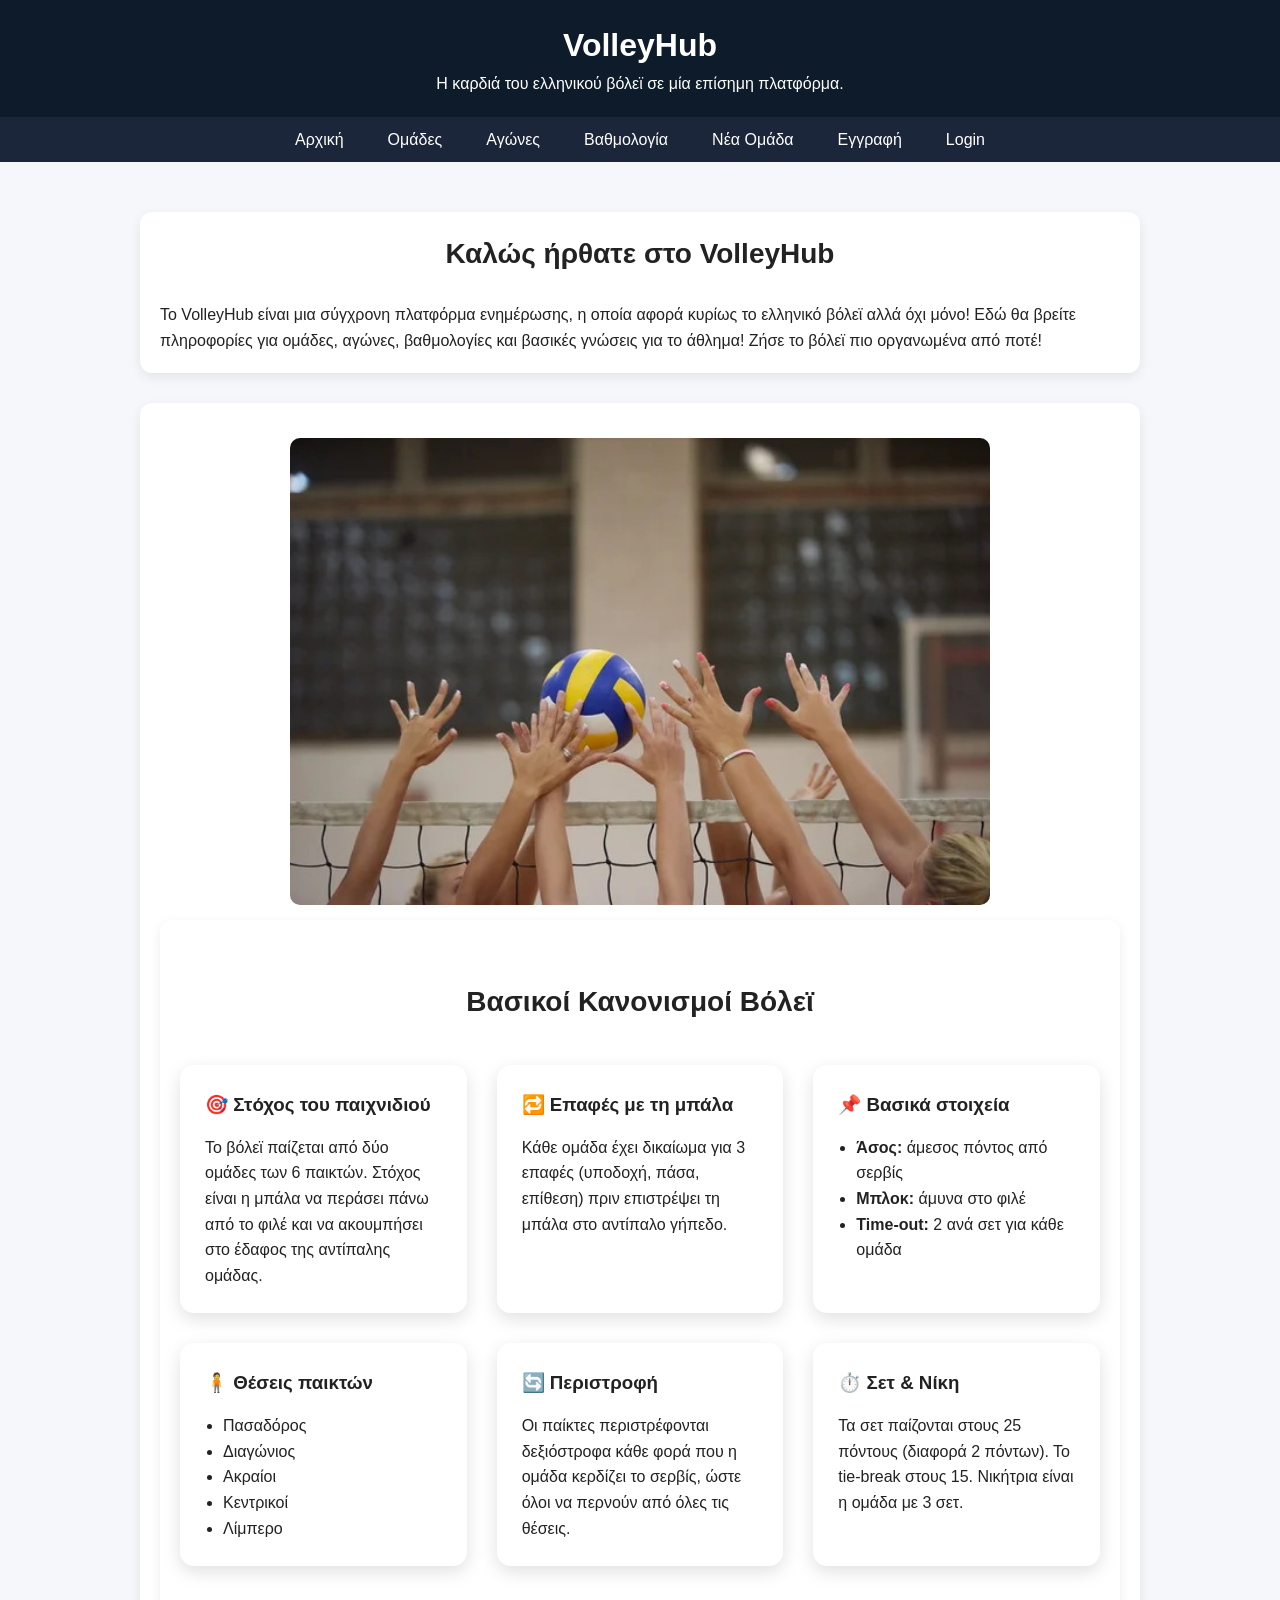
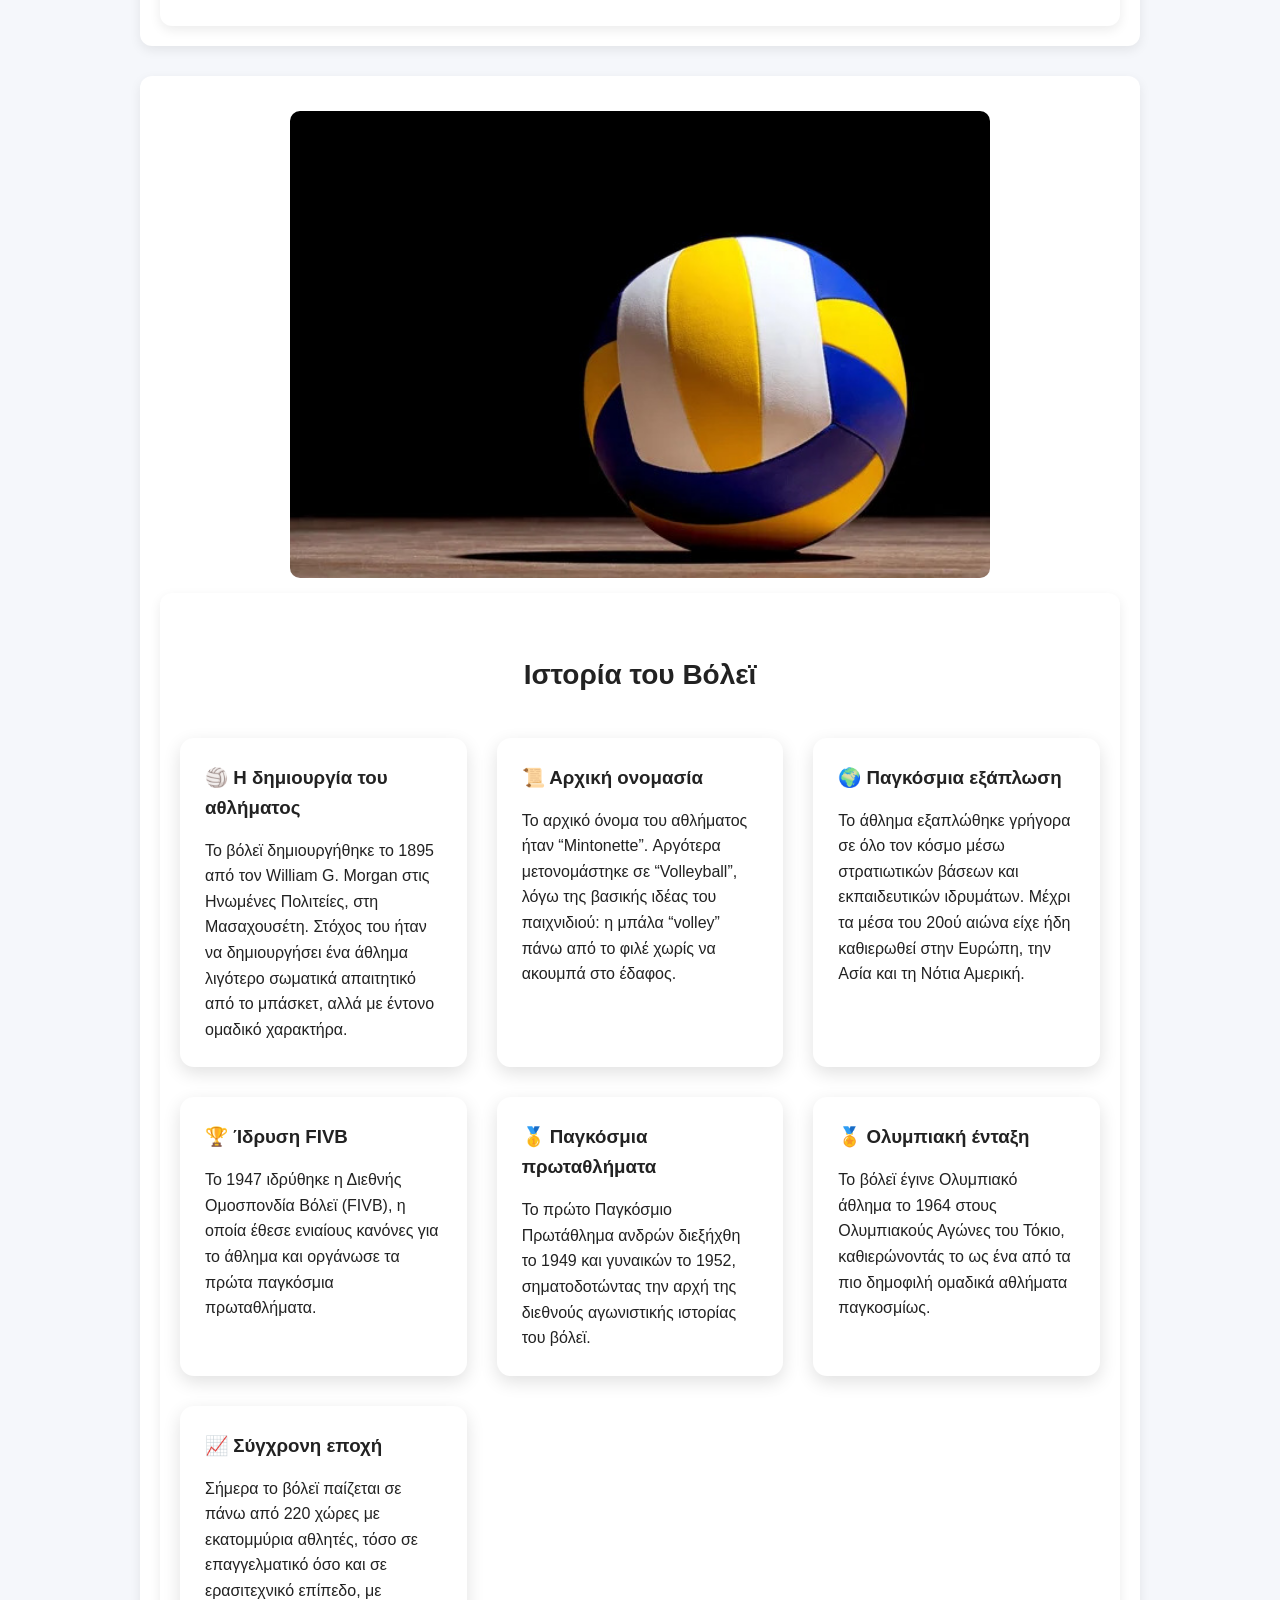
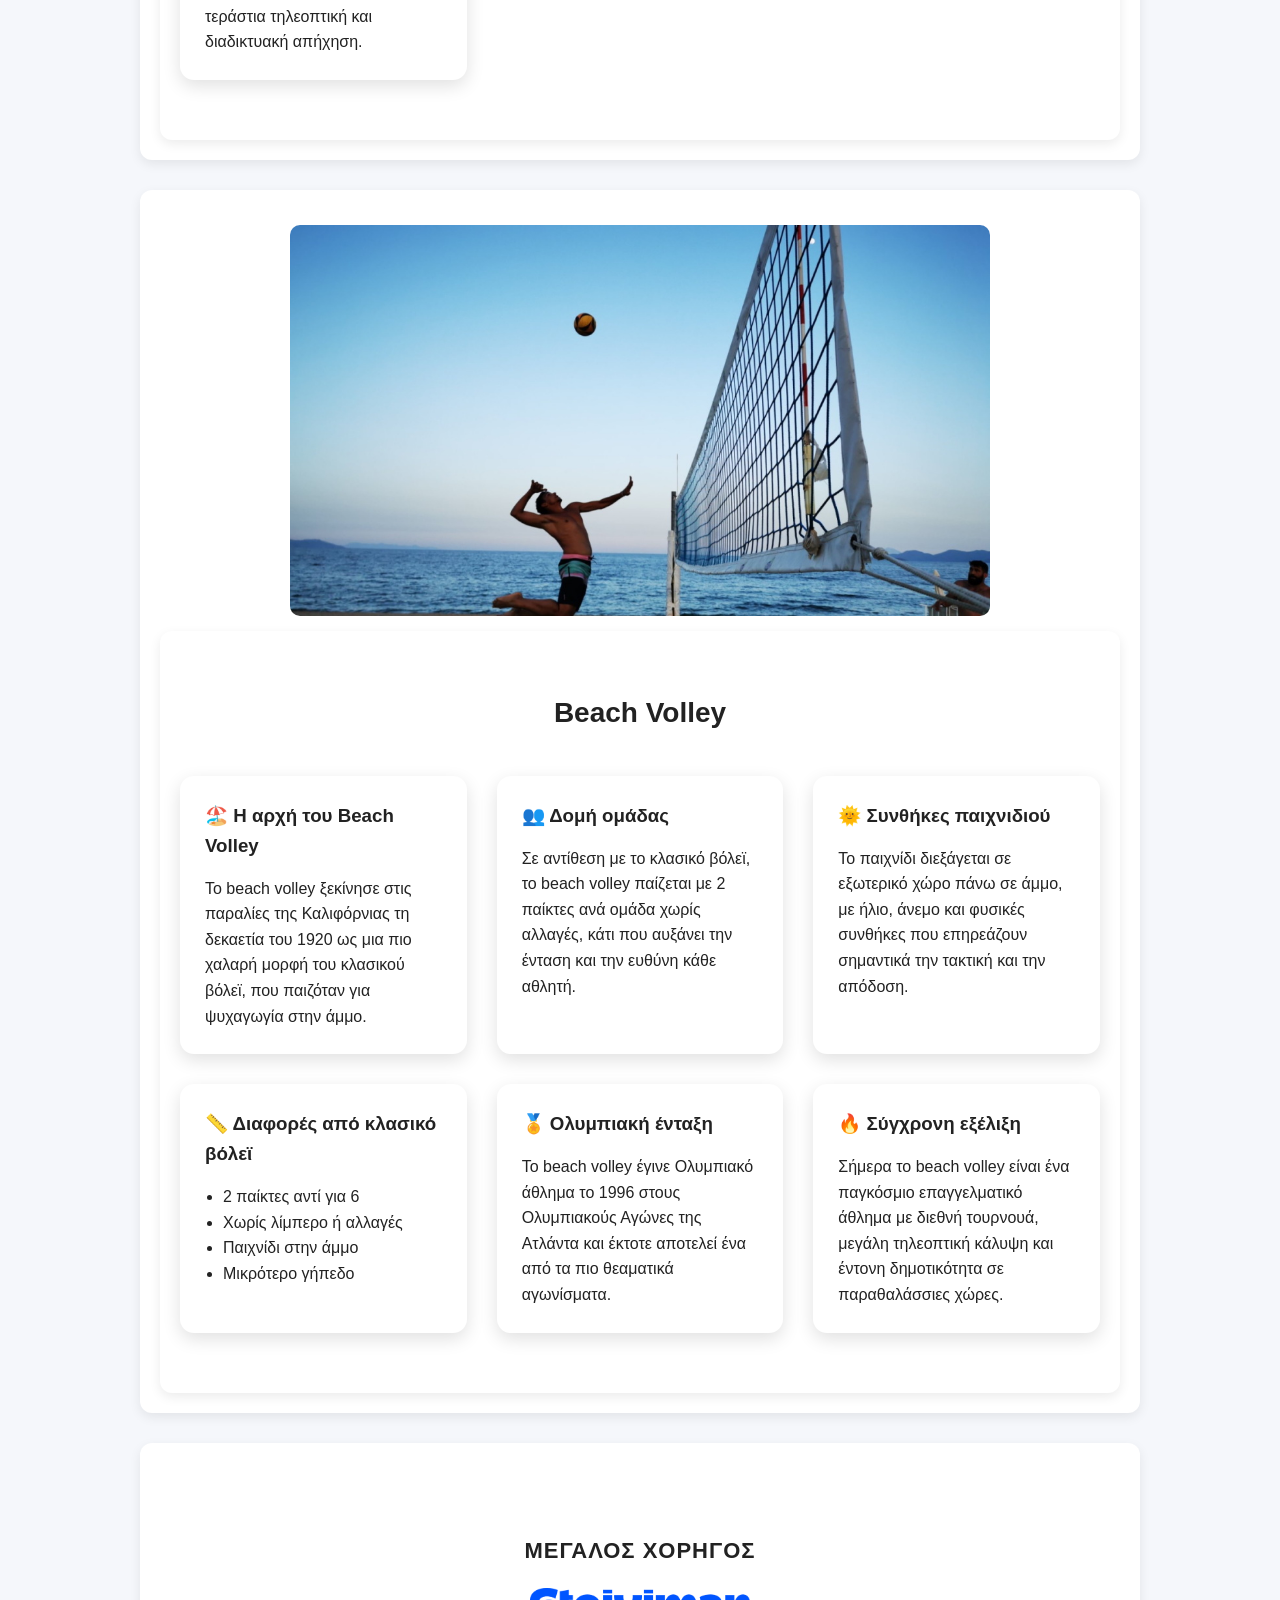
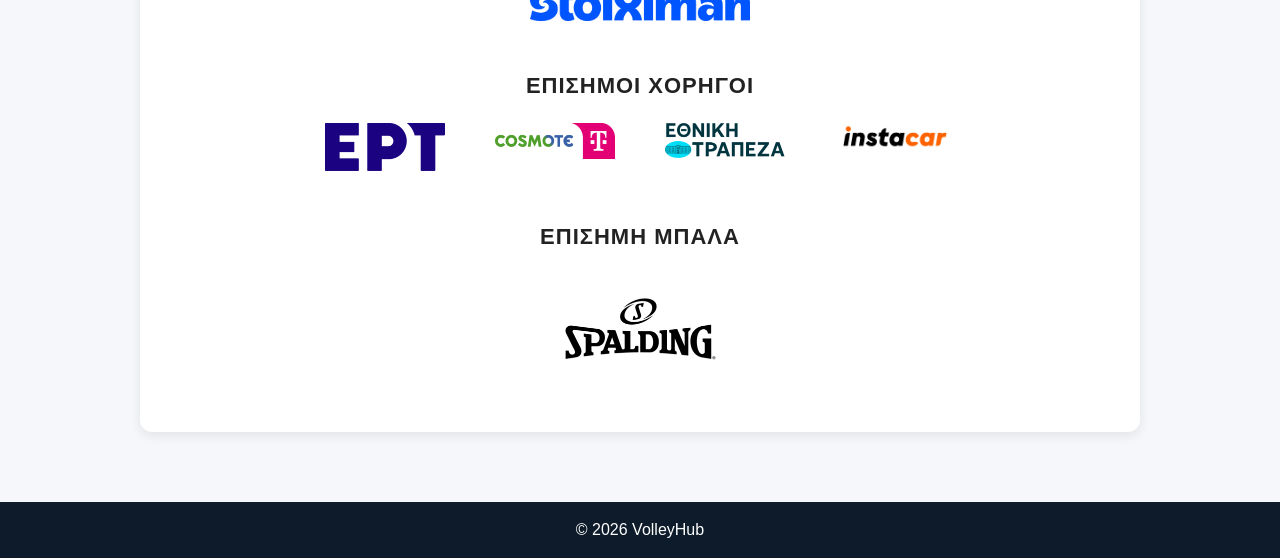
<file: index.html>
<!DOCTYPE html>
<html lang="el">
<head>
    <meta charset="UTF-8">
    <meta name="viewport" content="width=device-width, initial-scale=1.0">
    <title>VolleyHub - Αρχική</title>

    <link rel="stylesheet" href="styles/style.css">
</head>

<body>

<!-- filiko mhnuma pros ton xrhsth -->
<header>
    <h1>VolleyHub</h1>
    <p>Η καρδιά του ελληνικού βόλεϊ σε μία επίσημη πλατφόρμα.</p>   
</header>

<nav>
    <ul class="nav-menu">
        <li><a href="index.html">Αρχική</a></li>
        <li><a href="clubs.html">Ομάδες</a></li>
        <li><a href="matches.html">Αγώνες</a></li>
        <li><a href="table.html">Βαθμολογία</a></li>
        <li><a href="add_club.html">Νέα Ομάδα</a></li>
        <li><a href="sign-up.html">Εγγραφή</a></li>
        <li><a href="login.html">Login</a></li>
    </ul>
</nav>

<main>
<!-- ================= ΕΙΣΑΓΩΓΗ ================= -->
<section class="intro">
    <h2>Καλώς ήρθατε στο VolleyHub</h2>
    <p>
        Το VolleyHub είναι μια σύγχρονη πλατφόρμα ενημέρωσης, η οποία αφορά κυρίως το ελληνικό βόλεϊ αλλά όχι μόνο!
        Εδώ θα βρείτε πληροφορίες για ομάδες, αγώνες, βαθμολογίες και βασικές γνώσεις για το άθλημα!
        Ζήσε το βόλεϊ πιο οργανωμένα από ποτέ!
    </p>
</section>

<!-- ================= 1η ΕΙΚΟΝΑ - ΚΑΝΟΝΕΣ ================= -->
<section class="home-section">

    <img src="media/images/vollei1.jpg" alt="Κανόνες Βόλεϊ" class="home-img">

    <section class="info-section">

<h2>Βασικοί Κανονισμοί Βόλεϊ</h2>

<div class="info-grid">

<!-- CARD 1 -->
<div class="info-card">
<h3>🎯 Στόχος του παιχνιδιού</h3>
<p>
Το βόλεϊ παίζεται από δύο ομάδες των 6 παικτών. Στόχος είναι η μπάλα να περάσει πάνω από το φιλέ και να ακουμπήσει στο έδαφος της αντίπαλης ομάδας.
</p>
</div>

<!-- CARD 2 -->
<div class="info-card">
<h3>🔁 Επαφές με τη μπάλα</h3>
<p>
Κάθε ομάδα έχει δικαίωμα για 3 επαφές (υποδοχή, πάσα, επίθεση) πριν επιστρέψει τη μπάλα στο αντίπαλο γήπεδο.
</p>
</div>

<!-- CARD 3 -->
<div class="info-card">
<h3>📌 Βασικά στοιχεία</h3>
<ul>
<li><strong>Άσος:</strong> άμεσος πόντος από σερβίς</li>
<li><strong>Μπλοκ:</strong> άμυνα στο φιλέ</li>
<li><strong>Time-out:</strong> 2 ανά σετ για κάθε ομάδα</li>
</ul>
</div>

<!-- CARD 4 -->
<div class="info-card">
<h3>🧍 Θέσεις παικτών</h3>
<ul>
<li>Πασαδόρος</li>
<li>Διαγώνιος</li>
<li>Ακραίοι</li>
<li>Κεντρικοί</li>
<li>Λίμπερο</li>
</ul>
</div>

<!-- CARD 5 -->
<div class="info-card">
<h3>🔄 Περιστροφή</h3>
<p>
Οι παίκτες περιστρέφονται δεξιόστροφα κάθε φορά που η ομάδα κερδίζει το σερβίς, ώστε όλοι να περνούν από όλες τις θέσεις.
</p>
</div>

<!-- CARD 6 -->
<div class="info-card">
<h3>⏱️ Σετ & Νίκη</h3>
<p>
Τα σετ παίζονται στους 25 πόντους (διαφορά 2 πόντων). Το tie-break στους 15. Νικήτρια είναι η ομάδα με 3 σετ.
</p>
</div>

</div>

</section>
</section>

<!-- ================= 2η ΕΙΚΟΝΑ - ΙΣΤΟΡΙΑ ================= -->
<section class="home-section">

    <img src="media/images/vollei2.jpg" alt="Ιστορία Βόλεϊ" class="home-img">

    <section class="info-section">

<h2>Ιστορία του Βόλεϊ</h2>

<div class="info-grid">

<!-- CARD 1 -->
<div class="info-card">
<h3>🏐 Η δημιουργία του αθλήματος</h3>
<p>
Το βόλεϊ δημιουργήθηκε το 1895 από τον William G. Morgan στις Ηνωμένες Πολιτείες, στη Μασαχουσέτη. Στόχος του ήταν να δημιουργήσει ένα άθλημα λιγότερο σωματικά απαιτητικό από το μπάσκετ, αλλά με έντονο ομαδικό χαρακτήρα.
</p>
</div>

<!-- CARD 2 -->
<div class="info-card">
<h3>📜 Αρχική ονομασία</h3>
<p>
Το αρχικό όνομα του αθλήματος ήταν “Mintonette”. Αργότερα μετονομάστηκε σε “Volleyball”, λόγω της βασικής ιδέας του παιχνιδιού: η μπάλα “volley” πάνω από το φιλέ χωρίς να ακουμπά στο έδαφος.
</p>
</div>

<!-- CARD 3 -->
<div class="info-card">
<h3>🌍 Παγκόσμια εξάπλωση</h3>
<p>
Το άθλημα εξαπλώθηκε γρήγορα σε όλο τον κόσμο μέσω στρατιωτικών βάσεων και εκπαιδευτικών ιδρυμάτων. Μέχρι τα μέσα του 20ού αιώνα είχε ήδη καθιερωθεί στην Ευρώπη, την Ασία και τη Νότια Αμερική.
</p>
</div>

<!-- CARD 4 -->
<div class="info-card">
<h3>🏆 Ίδρυση FIVB</h3>
<p>
Το 1947 ιδρύθηκε η Διεθνής Ομοσπονδία Βόλεϊ (FIVB), η οποία έθεσε ενιαίους κανόνες για το άθλημα και οργάνωσε τα πρώτα παγκόσμια πρωταθλήματα.
</p>
</div>

<!-- CARD 5 -->
<div class="info-card">
<h3>🥇 Παγκόσμια πρωταθλήματα</h3>
<p>
Το πρώτο Παγκόσμιο Πρωτάθλημα ανδρών διεξήχθη το 1949 και γυναικών το 1952, σηματοδοτώντας την αρχή της διεθνούς αγωνιστικής ιστορίας του βόλεϊ.
</p>
</div>

<!-- CARD 6 -->
<div class="info-card">
<h3>🏅 Ολυμπιακή ένταξη</h3>
<p>
Το βόλεϊ έγινε Ολυμπιακό άθλημα το 1964 στους Ολυμπιακούς Αγώνες του Τόκιο, καθιερώνοντάς το ως ένα από τα πιο δημοφιλή ομαδικά αθλήματα παγκοσμίως.
</p>
</div>

<!-- CARD 7 -->
<div class="info-card">
<h3>📈 Σύγχρονη εποχή</h3>
<p>
Σήμερα το βόλεϊ παίζεται σε πάνω από 220 χώρες με εκατομμύρια αθλητές, τόσο σε επαγγελματικό όσο και σε ερασιτεχνικό επίπεδο, με τεράστια τηλεοπτική και διαδικτυακή απήχηση.
</p>
</div>

</div>

</section>
</section>

<!-- ================= 3η ΕΙΚΟΝΑ - BEACH VOLLEY ================= -->
<section class="home-section">

    <img src="media/images/vollei3.jpg" alt="Beach Volley" class="home-img">

    <section class="info-section">

<h2>Beach Volley</h2>

<div class="info-grid">

<!-- CARD 1 -->
<div class="info-card">
<h3>🏖️ Η αρχή του Beach Volley</h3>
<p>
Το beach volley ξεκίνησε στις παραλίες της Καλιφόρνιας τη δεκαετία του 1920 ως μια πιο χαλαρή μορφή του κλασικού βόλεϊ, που παιζόταν για ψυχαγωγία στην άμμο.
</p>
</div>

<!-- CARD 2 -->
<div class="info-card">
<h3>👥 Δομή ομάδας</h3>
<p>
Σε αντίθεση με το κλασικό βόλεϊ, το beach volley παίζεται με 2 παίκτες ανά ομάδα χωρίς αλλαγές, κάτι που αυξάνει την ένταση και την ευθύνη κάθε αθλητή.
</p>
</div>

<!-- CARD 3 -->
<div class="info-card">
<h3>🌞 Συνθήκες παιχνιδιού</h3>
<p>
Το παιχνίδι διεξάγεται σε εξωτερικό χώρο πάνω σε άμμο, με ήλιο, άνεμο και φυσικές συνθήκες που επηρεάζουν σημαντικά την τακτική και την απόδοση.
</p>
</div>

<!-- CARD 4 -->
<div class="info-card">
<h3>📏 Διαφορές από κλασικό βόλεϊ</h3>
<ul>
<li>2 παίκτες αντί για 6</li>
<li>Χωρίς λίμπερο ή αλλαγές</li>
<li>Παιχνίδι στην άμμο</li>
<li>Μικρότερο γήπεδο</li>
</ul>
</div>

<!-- CARD 5 -->
<div class="info-card">
<h3>🏅 Ολυμπιακή ένταξη</h3>
<p>
Το beach volley έγινε Ολυμπιακό άθλημα το 1996 στους Ολυμπιακούς Αγώνες της Ατλάντα και έκτοτε αποτελεί ένα από τα πιο θεαματικά αγωνίσματα.
</p>
</div>

<!-- CARD 6 -->
<div class="info-card">
<h3>🔥 Σύγχρονη εξέλιξη</h3>
<p>
Σήμερα το beach volley είναι ένα παγκόσμιο επαγγελματικό άθλημα με διεθνή τουρνουά, μεγάλη τηλεοπτική κάλυψη και έντονη δημοτικότητα σε παραθαλάσσιες χώρες.
</p>
</div>

</div>

</section>
</section>


<!-- SPONSORS -->
<section class="sponsors">

<h2 class="sponsors-title">ΜΕΓΑΛΟΣ ΧΟΡΗΓΟΣ</h2>

<!-- ΜΕΓΑΛΟΣ ΧΟΡΗΓΟΣ -->
<div class="main-sponsor">
  <a href="https://www.stoiximan.gr" target="_blank">
    <img src="media/sponsor/stoiximan.png" alt="Stoiximan">
  </a>
</div>

<!-- ΕΠΙΣΗΜΟΙ ΧΟΡΗΓΟΙ -->
<h3 class="sponsor-subtitle">ΕΠΙΣΗΜΟΙ ΧΟΡΗΓΟΙ</h3>

<div class="sponsor-row">
  
  <a href="https://www.ert.gr" target="_blank">
    <img src="media/sponsor/ERT.png" alt="ERT">
  </a>

  <a href="https://www.cosmote.gr" target="_blank">
    <img src="media/sponsor/Cosmote.png" alt="Cosmote">
  </a>

  <a href="https://www.nbg.gr" target="_blank">
    <img src="media/sponsor/NBG.png" alt="NBG Pay">
  </a>

  <a href="https://www.instacar.gr" target="_blank">
    <img src="media/sponsor/instacar.png" alt="Instacar">
  </a>

</div>

<!-- ΕΠΙΣΗΜΗ ΜΠΑΛΑ -->
<h3 class="sponsor-subtitle">ΕΠΙΣΗΜΗ ΜΠΑΛΑ</h3>

<div class="ball-sponsor">
  <a href="https://www.spalding.com" target="_blank">
    <img src="media/sponsor/Spalding.png" alt="Spalding">
  </a>
</div>

</section>
</main>

<footer>
    <p>© 2026 VolleyHub</p>
</footer>

</body>
</html>
</file>
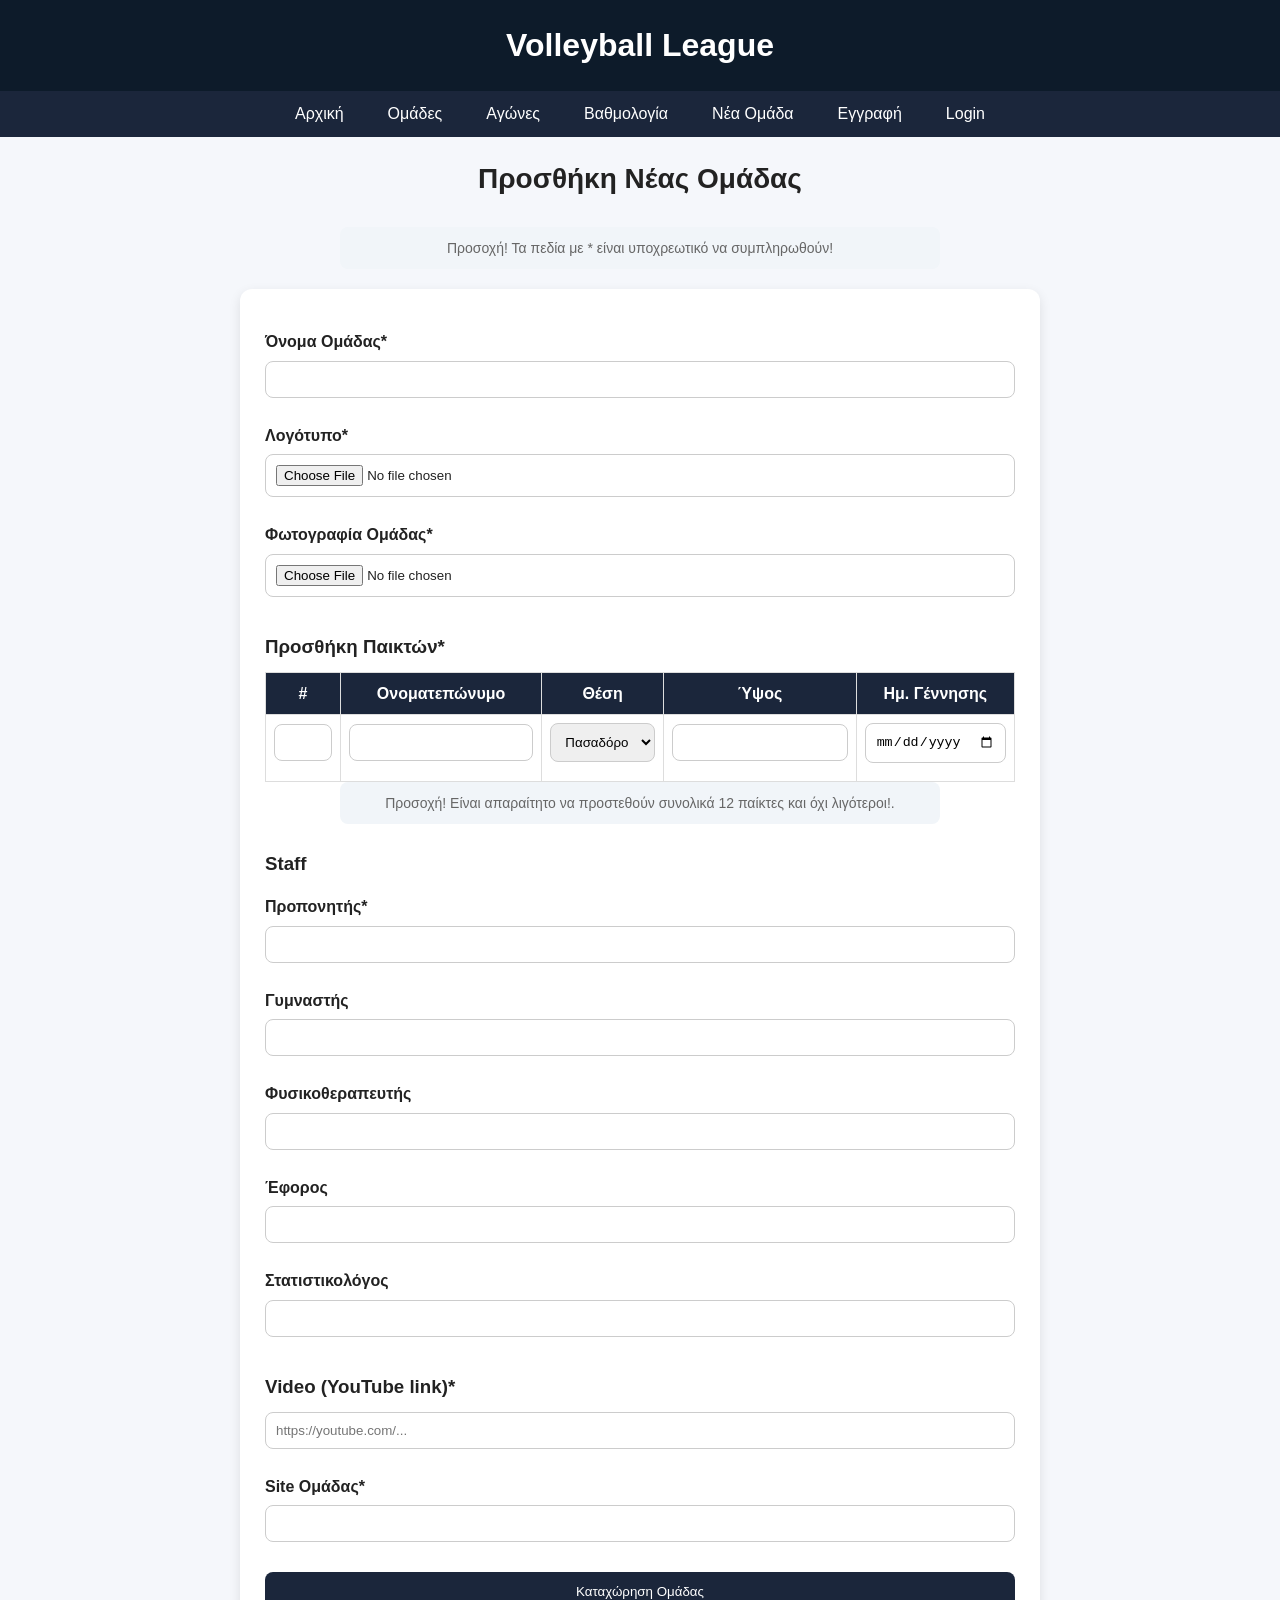
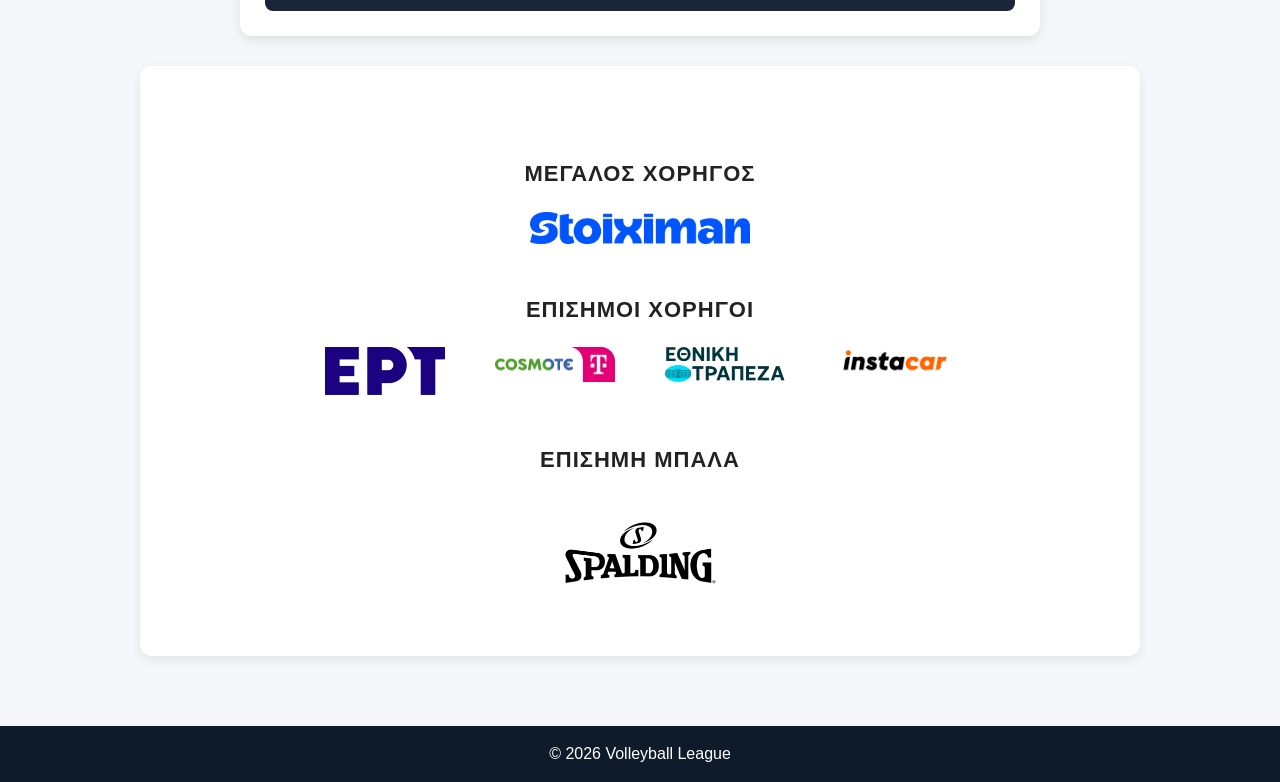
<file: add_club.html>
<!DOCTYPE html>
<html lang="el">
<head>
<meta charset="UTF-8">
<meta name="viewport" content="width=device-width, initial-scale=1.0">

<title>Προσθήκη Ομάδας</title>

<link rel="stylesheet" href="styles/style.css">
</head>

<body>

<header>
    <h1>Volleyball League</h1>
</header>

<nav>
    <ul class="nav-menu">
        <li><a href="index.html">Αρχική</a></li>
        <li><a href="clubs.html">Ομάδες</a></li>
        <li><a href="matches.html">Αγώνες</a></li>
        <li><a href="table.html">Βαθμολογία</a></li>
        <li><a href="add_club.html">Νέα Ομάδα</a></li>
        <li><a href="sign-up.html">Εγγραφή</a></li>
        <li><a href="login.html">Login</a></li>
    </ul>
</nav>

<main>

<h2>Προσθήκη Νέας Ομάδας</h2>

<p class="form-note">
Προσοχή! Τα πεδία με * είναι υποχρεωτικό να συμπληρωθούν!
</p>

<form class="club-form">

    <!-- Όνομα -->
    <label>Όνομα Ομάδας*</label>
    <input type="text" required>

    <!-- Logo -->
    <label>Λογότυπο*</label>
    <input type="file" required>

    <!-- Φωτογραφία -->
    <label>Φωτογραφία Ομάδας*</label>
    <input type="file" required>

    <h3>Προσθήκη Παικτών*</h3>

    <table>
        <tr>
            <th>#</th>
            <th>Ονοματεπώνυμο</th>
            <th>Θέση</th>
            <th>Ύψος</th>
            <th>Ημ. Γέννησης</th>
        </tr>

        <!-- Παίκτης 1 Endeiktika-->
        <tr>
            <td><input type="number" min="0" max="99" required></td>
            <td><input type="text" required></td>
            <td>
                <select required>
                    <option>Πασαδόρος</option>
                    <option>Λίμπερο</option>
                    <option>Ακραίος</option>
                    <option>Κεντρικός</option>
                    <option>Διαγώνιος</option>
                </select>
            </td>
            <td><input type="number" step="0.01" required></td>
            <td><input type="date" required></td>
        </tr>
    </table>

    <p class="form-note">
    Προσοχή! Είναι απαραίτητο να προστεθούν συνολικά 12 παίκτες και όχι λιγότεροι!.
    </p>

    <!-- STAFF -->
    <h3>Staff</h3>

    <label>Προπονητής*</label>
    <input type="text" required>

    <label>Γυμναστής</label>
    <input type="text">

    <label>Φυσικοθεραπευτής</label>
    <input type="text">

    <label>Έφορος</label>
    <input type="text">

    <label>Στατιστικολόγος</label>
    <input type="text">

    <!-- VIDEO -->
    <h3>Video (YouTube link)*</h3>
    <input type="url" placeholder="https://youtube.com/..." required>

    <!-- WEBSITE -->
    <label>Site Ομάδας*</label>
    <input type="url" required>

    <button type="submit">Καταχώρηση Ομάδας</button>

</form>

<!-- SPONSORS -->
<section class="sponsors">

<h2 class="sponsors-title">ΜΕΓΑΛΟΣ ΧΟΡΗΓΟΣ</h2>

<div class="main-sponsor">
    <a href="https://www.stoiximan.gr" target="_blank">
        <img src="media/sponsor/stoiximan.png" alt="Stoiximan" class="sponsor-logo">
    </a>
</div>

<h3 class="sponsors-title">ΕΠΙΣΗΜΟΙ ΧΟΡΗΓΟΙ</h3>

<div class="sponsor-row">

    <a href="https://www.ert.gr" target="_blank">
        <img src="media/sponsor/ERT.png" class="sponsor-logo">
    </a>

    <a href="https://www.cosmote.gr" target="_blank">
        <img src="media/sponsor/Cosmote.png" class="sponsor-logo">
    </a>

    <a href="https://www.nbg.gr" target="_blank">
        <img src="media/sponsor/NBG.png" class="sponsor-logo">
    </a>

    <a href="https://www.instacar.gr" target="_blank">
        <img src="media/sponsor/instacar.png" class="sponsor-logo">
    </a>

</div>

<h3 class="sponsors-title">ΕΠΙΣΗΜΗ ΜΠΑΛΑ</h3>

<div class="ball-sponsor">
    <a href="https://www.spalding.com" target="_blank">
        <img src="media/sponsor/Spalding.png" class="sponsor-logo">
    </a>
</div>

</section>

</main>

<footer>
<p>© 2026 Volleyball League</p>
</footer>

</body>
</html>
</file>
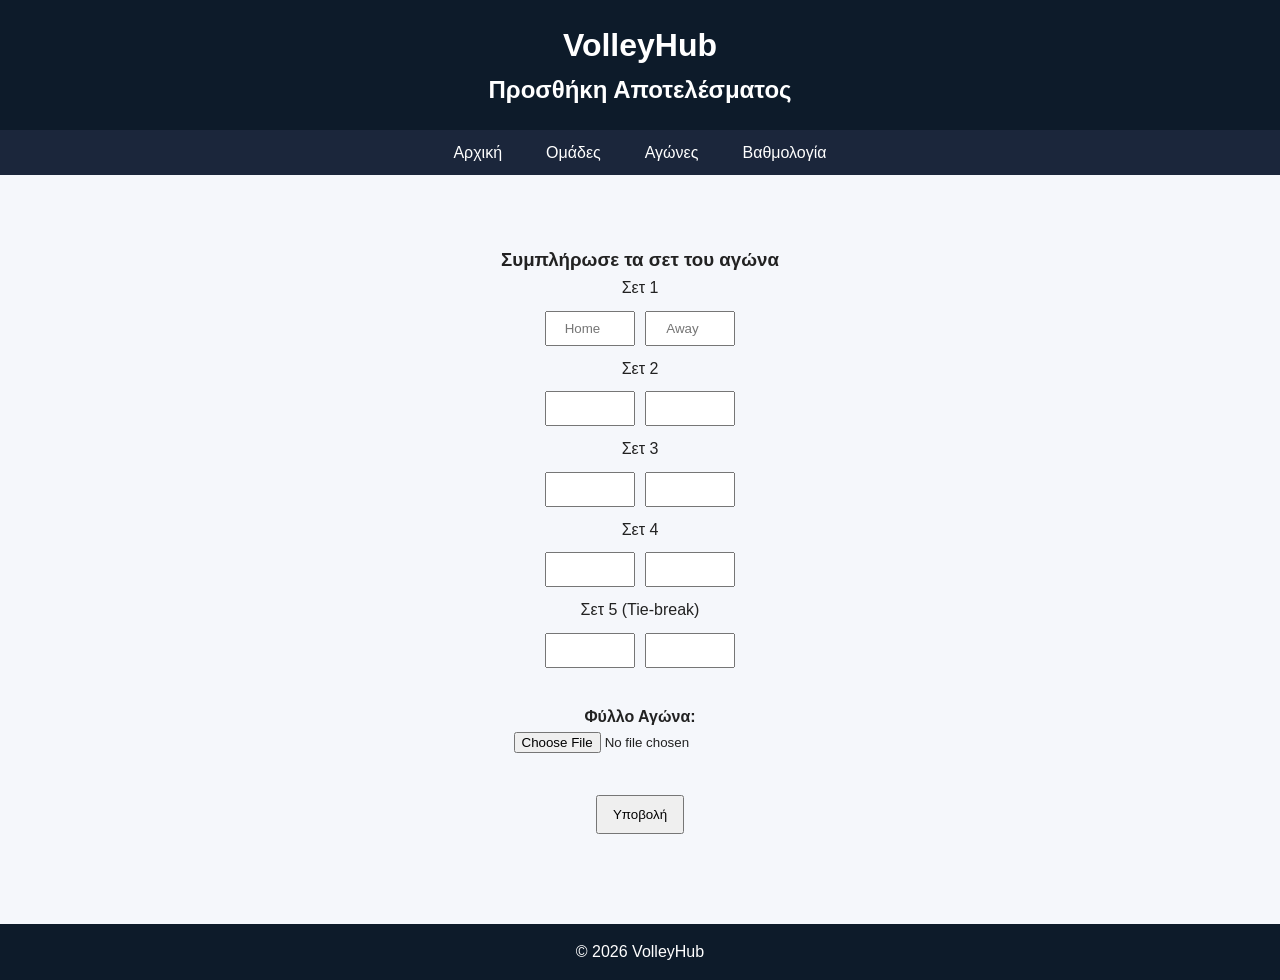
<file: add_result.html>
<!DOCTYPE html>
<html lang="el">
<head>
<meta charset="UTF-8">
<meta name="viewport" content="width=device-width, initial-scale=1.0">

<title>VolleyHub - Add Result</title>

<link rel="stylesheet" href="styles/style.css">

<style>
.container {
    max-width: 600px;
    margin: 30px auto;
    text-align: center;
    padding: 20px;
}

.set {
    display: flex;
    justify-content: center;
    gap: 10px;
    margin: 10px 0;
}

.set input {
    width: 90px;
    padding: 8px;
    text-align: center;
}

button {
    margin-top: 15px;
    padding: 10px 15px;
    cursor: pointer;
}
</style>

</head>

<body>

<header>
<h1>VolleyHub</h1>
<h2>Προσθήκη Αποτελέσματος</h2>
</header>

<nav>
<ul class="nav-menu">
<li><a href="index.html">Αρχική</a></li>
<li><a href="clubs.html">Ομάδες</a></li>
<li><a href="matches.html">Αγώνες</a></li>
<li><a href="table.html">Βαθμολογία</a></li>
</ul>
</nav>

<main>

<div class="container">

<h3>Συμπλήρωσε τα σετ του αγώνα</h3>

<!-- SETS -->
<p>Σετ 1</p>
<div class="set">
<input type="number" id="h1" placeholder="Home">
<input type="number" id="a1" placeholder="Away">
</div>

<p>Σετ 2</p>
<div class="set">
<input type="number" id="h2">
<input type="number" id="a2">
</div>

<p>Σετ 3</p>
<div class="set">
<input type="number" id="h3">
<input type="number" id="a3">
</div>

<p>Σετ 4</p>
<div class="set">
<input type="number" id="h4">
<input type="number" id="a4">
</div>

<p>Σετ 5 (Tie-break)</p>
<div class="set">
<input type="number" id="h5">
<input type="number" id="a5">
</div>

<br>

<!-- FILE UPLOAD -->
<label><strong>Φύλλο Αγώνα:</strong></label><br>
<input type="file" accept=".pdf,.jpg,.png">

<br><br>

<button onclick="validateMatch()">Υποβολή</button>

</div>

</main>

<footer>
<p>© 2026 VolleyHub</p>
</footer>

<!-- ================= JS VALIDATION ================= -->
<script>

function validateSet(h, a, isTie){

if(h === "" || a === "") return true;

h = parseInt(h);
a = parseInt(a);

let target = isTie ? 15 : 25;

// prepei na ftasei to orio
if(h < target && a < target){
alert("Το σετ δεν έχει ολοκληρωθεί (όριο πόντων)");
return false;
}

// 2 pontoi diafora
if(Math.abs(h - a) < 2){
alert("Πρέπει να υπάρχει διαφορά 2 πόντων");
return false;
}

return true;
}

function validateMatch(){

let homeSets = 0;
let awaySets = 0;

for(let i=1;i<=5;i++){

let h = document.getElementById("h"+i).value;
let a = document.getElementById("a"+i).value;

if(h !== "" && a !== ""){

let isTie = (i === 5);

if(!validateSet(h,a,isTie)){
return;
}

if(parseInt(h) > parseInt(a)) homeSets++;
else awaySets++;

if(homeSets === 3 || awaySets === 3) break;
}
}

if(homeSets < 3 && awaySets < 3){
alert("Ο αγώνας δεν έχει ολοκληρωθεί (χρειάζονται 3 σετ)");
return;
}

alert("Το αποτέλεσμα είναι έγκυρο και καταχωρήθηκε!");
}

</script>

</body>
</html>
</file>
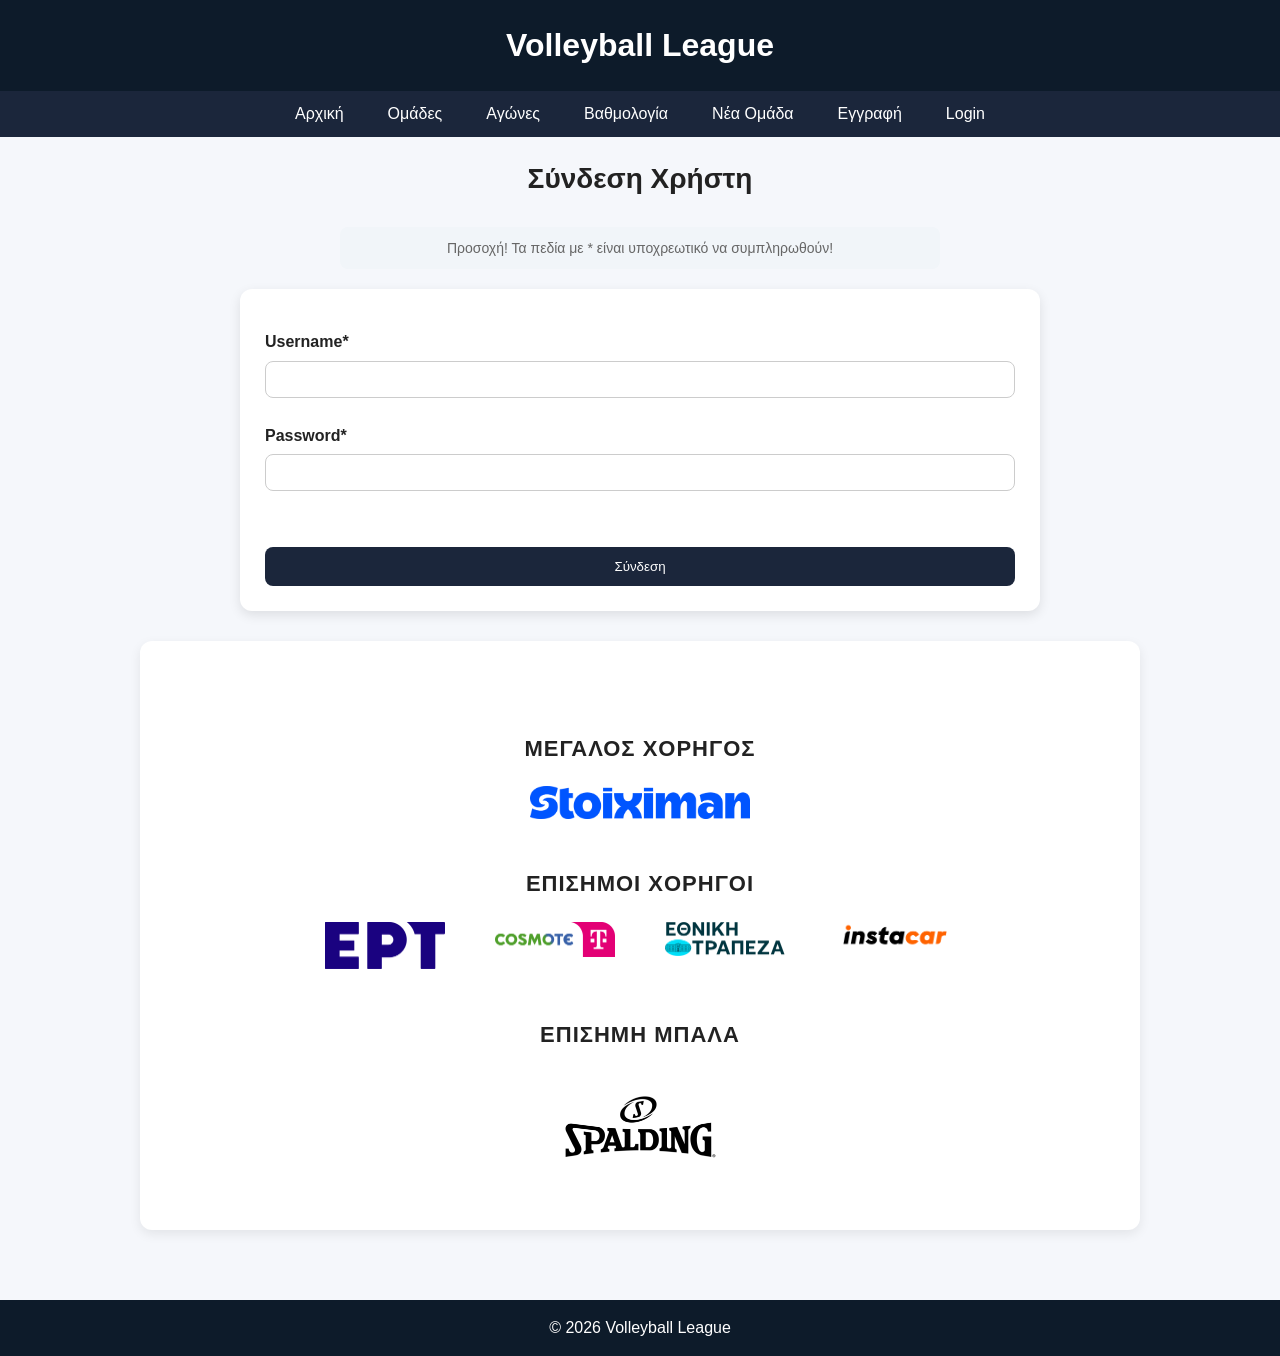
<file: login.html>
<!DOCTYPE html>
<html lang="el">
<head>
    <meta charset="UTF-8">
    <meta name="viewport" content="width=device-width, initial-scale=1.0">
    <title>Login</title>

    <link rel="stylesheet" href="styles/style.css">
</head>

<body>

<header>
    <h1>Volleyball League</h1>
</header>

<nav>
    <ul class="nav-menu">
        <li><a href="index.html">Αρχική</a></li>
        <li><a href="clubs.html">Ομάδες</a></li>
        <li><a href="matches.html">Αγώνες</a></li>
        <li><a href="table.html">Βαθμολογία</a></li>
        <li><a href="add_club.html">Νέα Ομάδα</a></li>
        <li><a href="sign-up.html">Εγγραφή</a></li>
        <li><a href="login.html">Login</a></li>
    </ul>
</nav>

<main>

<h2>Σύνδεση Χρήστη</h2>

<p class="form-note">
Προσοχή! Τα πεδία με * είναι υποχρεωτικό να συμπληρωθούν!
</p>

<form class="club-form">

    <label>Username*</label>
    <input type="text" required>

    <label>Password*</label>
    <input type="password" required>

    <br><br>

    <button type="submit">Σύνδεση</button>

</form>



<!-- SPONSORS -->
<section class="sponsors">

<h2 class="sponsors-title">ΜΕΓΑΛΟΣ ΧΟΡΗΓΟΣ</h2>

<!-- ΜΕΓΑΛΟΣ ΧΟΡΗΓΟΣ -->
<div class="main-sponsor">
  <a href="https://www.stoiximan.gr" target="_blank">
    <img src="media/sponsor/stoiximan.png" alt="Stoiximan">
  </a>
</div>

<!-- ΕΠΙΣΗΜΟΙ ΧΟΡΗΓΟΙ -->
<h3 class="sponsor-subtitle">ΕΠΙΣΗΜΟΙ ΧΟΡΗΓΟΙ</h3>

<div class="sponsor-row">
  
  <a href="https://www.ert.gr" target="_blank">
    <img src="media/sponsor/ERT.png" alt="ERT">
  </a>

  <a href="https://www.cosmote.gr" target="_blank">
    <img src="media/sponsor/Cosmote.png" alt="Cosmote">
  </a>

  <a href="https://www.nbg.gr" target="_blank">
    <img src="media/sponsor/NBG.png" alt="NBG Pay">
  </a>

  <a href="https://www.instacar.gr" target="_blank">
    <img src="media/sponsor/instacar.png" alt="Instacar">
  </a>

</div>

<!-- ΕΠΙΣΗΜΗ ΜΠΑΛΑ -->
<h3 class="sponsor-subtitle">ΕΠΙΣΗΜΗ ΜΠΑΛΑ</h3>

<div class="ball-sponsor">
  <a href="https://www.spalding.com" target="_blank">
    <img src="media/sponsor/Spalding.png" alt="Spalding">
  </a>
</div>

</section>

</main>

<footer>
    <p>© 2026 Volleyball League</p>
</footer>

</body>
</html>
</file>
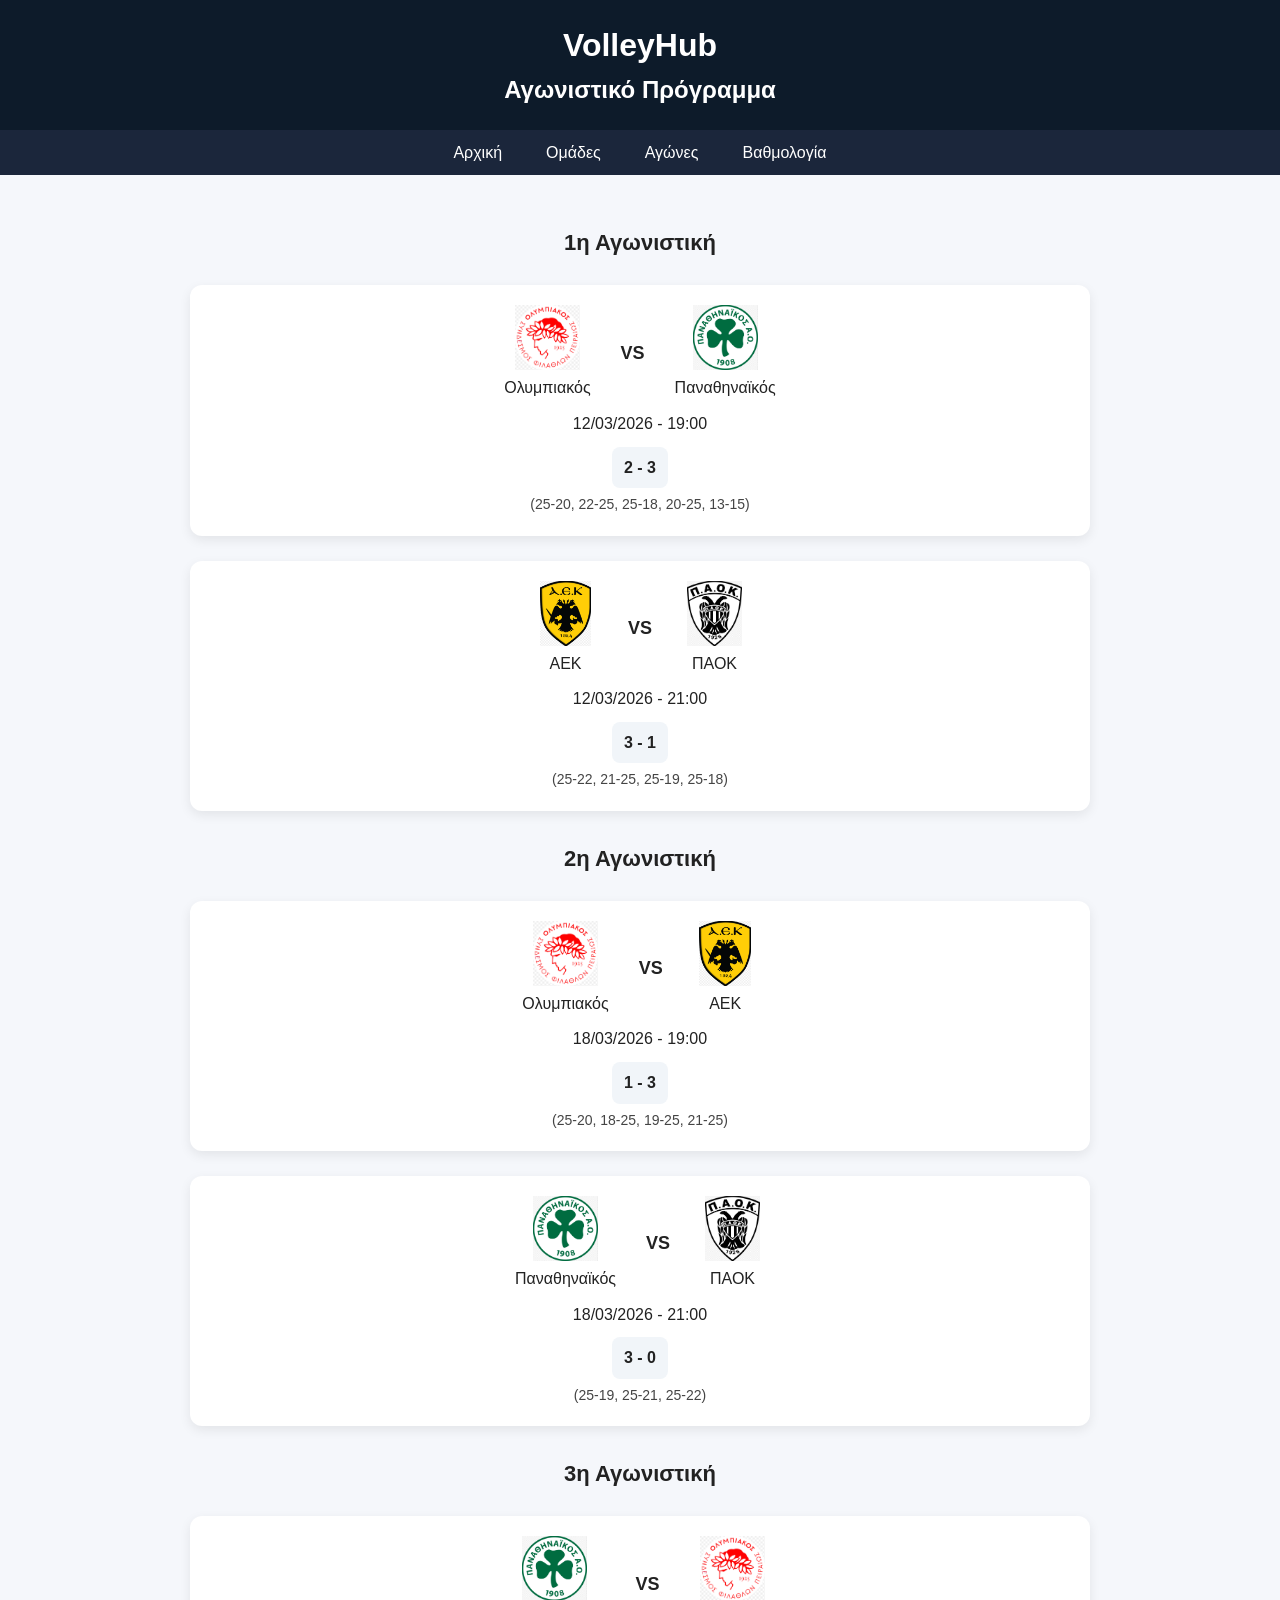
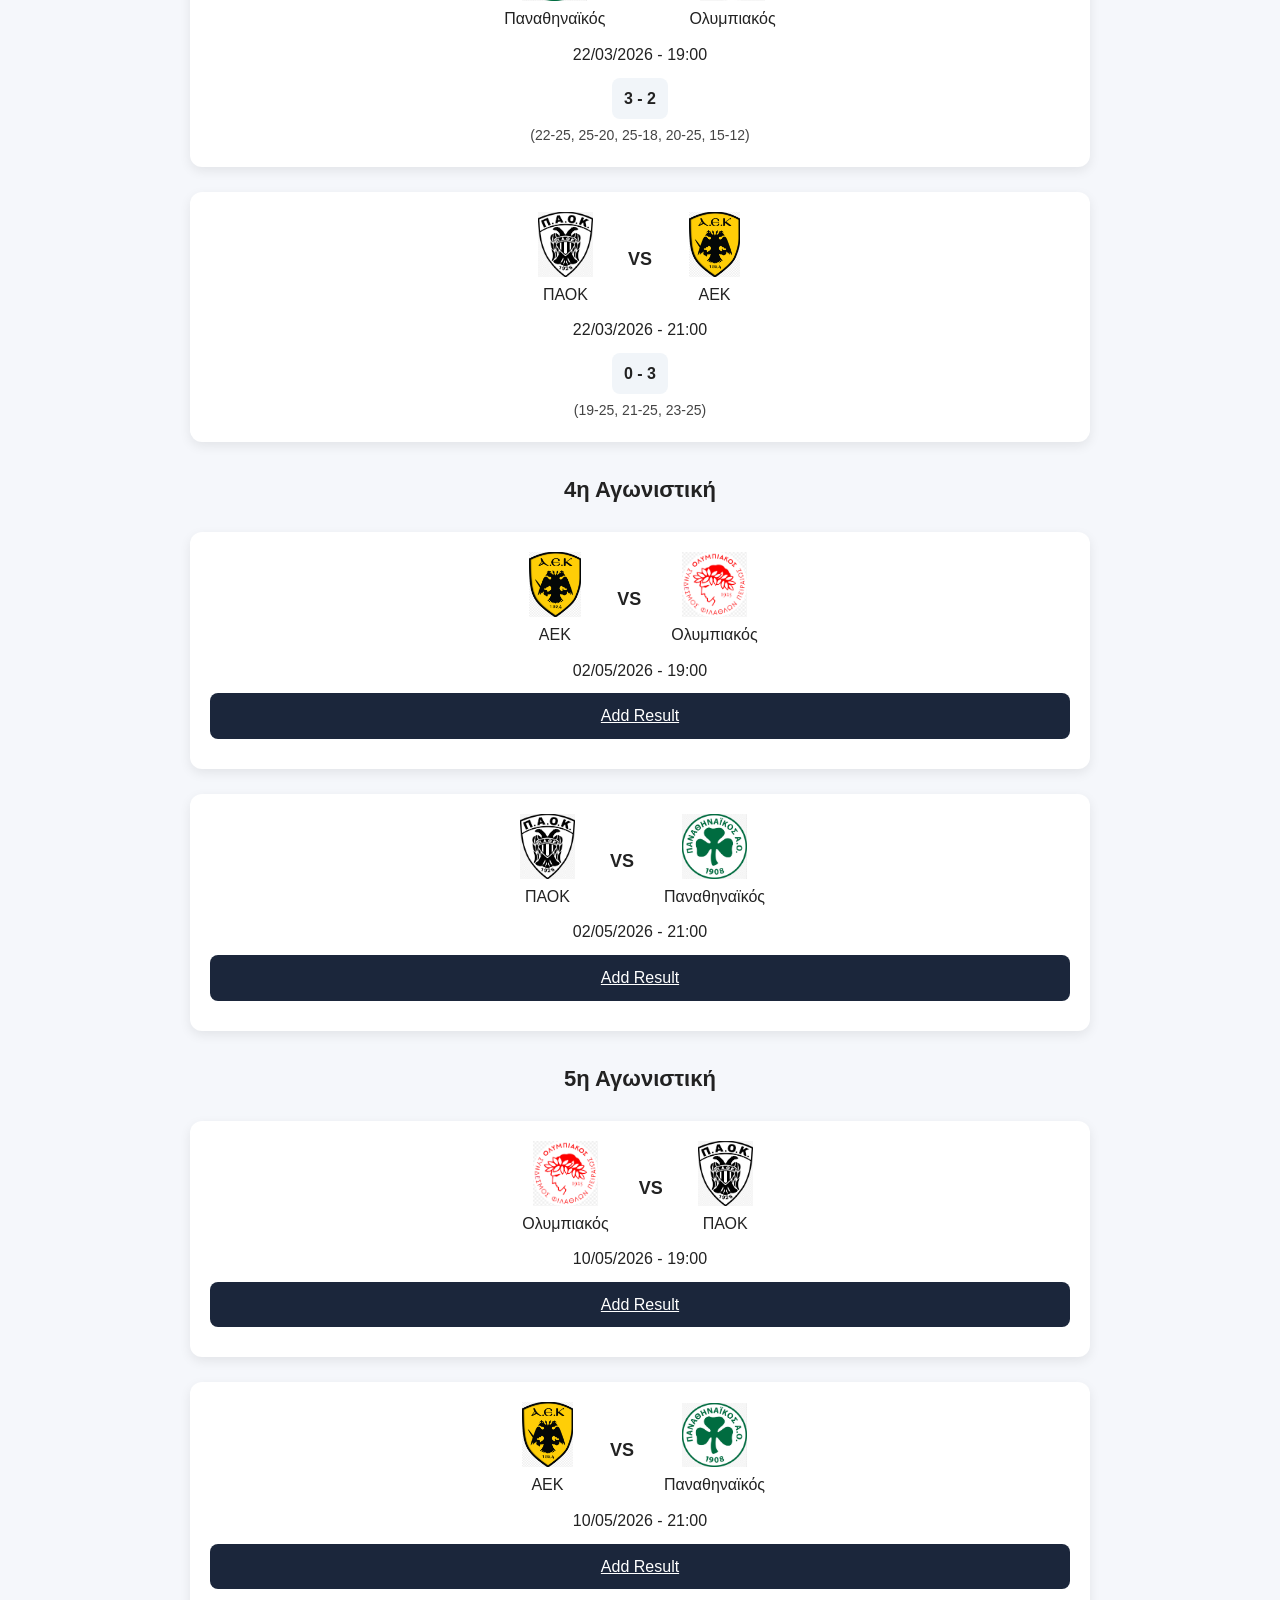
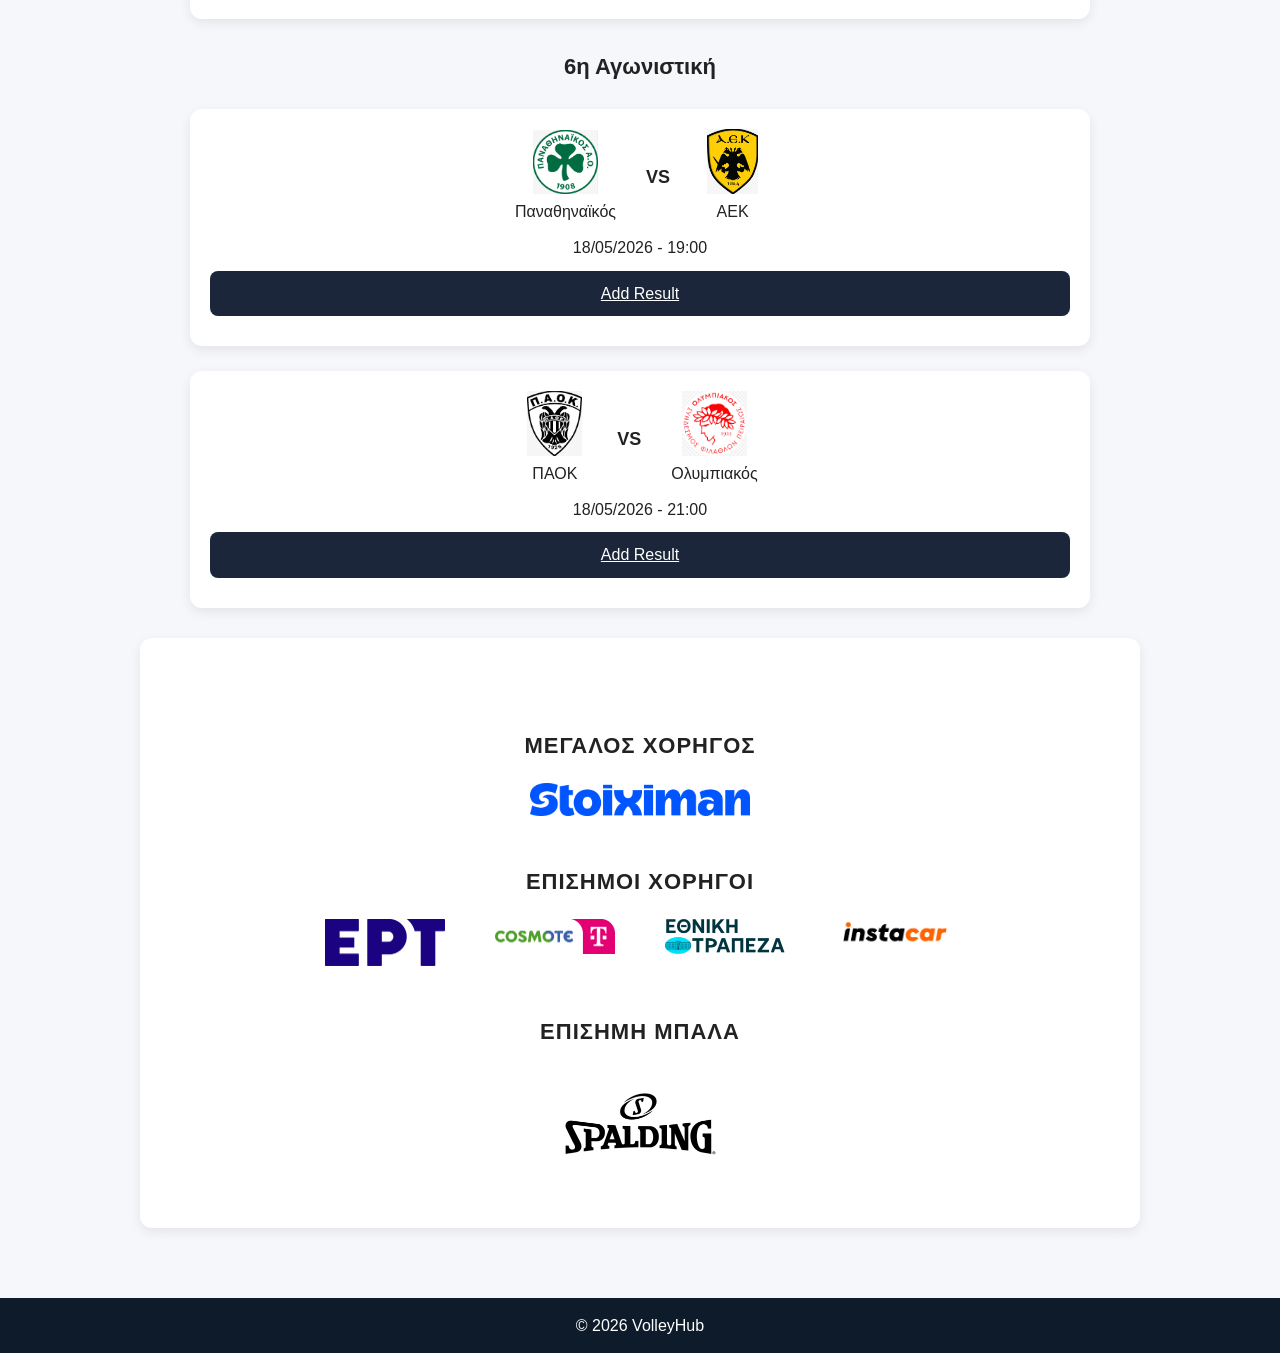
<file: matches.html>
<!DOCTYPE html>
<html lang="el">
<head>
<meta charset="UTF-8">
<meta name="viewport" content="width=device-width, initial-scale=1.0">

<title>VolleyHub - Matches</title>

<link rel="stylesheet" href="styles/style.css">
</head>

<body>
<!-- Epikefalida pediou -->
<header>
<h1>VolleyHub</h1>
<h2>Αγωνιστικό Πρόγραμμα</h2>
</header>

<nav>
<ul class="nav-menu">
<li><a href="index.html">Αρχική</a></li>
<li><a href="clubs.html">Ομάδες</a></li>
<li><a href="matches.html">Αγώνες</a></li>
<li><a href="table.html">Βαθμολογία</a></li>
</ul>
</nav>

<main>

<!-- Xeirokinhth eisagvgh stoixeivn -->
<!-- ================= 1η ================= -->
<h3 class="round-title">1η Αγωνιστική</h3>

<section class="match completed">
<div class="teams">

<div class="team">
<img src="media/logos/olympiacos.png">
<span>Ολυμπιακός</span>
</div>

<div class="vs">VS</div>

<div class="team">
<img src="media/logos/panathinaikos.png">
<span>Παναθηναϊκός</span>
</div>

</div>

<p>12/03/2026 - 19:00</p>
<div class="score">2 - 3</div>
<div class="sets">(25-20, 22-25, 25-18, 20-25, 13-15)</div>
</section>

<section class="match completed">
<div class="teams">

<div class="team">
<img src="media/logos/aek.png">
<span>ΑΕΚ</span>
</div>

<div class="vs">VS</div>

<div class="team">
<img src="media/logos/paok.png">
<span>ΠΑΟΚ</span>
</div>

</div>

<p>12/03/2026 - 21:00</p>
<div class="score">3 - 1</div>
<div class="sets">(25-22, 21-25, 25-19, 25-18)</div>
</section>

<!-- ================= 2η ================= -->
<h3 class="round-title">2η Αγωνιστική</h3>

<section class="match completed">
<div class="teams">

<div class="team">
<img src="media/logos/olympiacos.png">
<span>Ολυμπιακός</span>
</div>

<div class="vs">VS</div>

<div class="team">
<img src="media/logos/aek.png">
<span>ΑΕΚ</span>
</div>

</div>

<p>18/03/2026 - 19:00</p>
<div class="score">1 - 3</div>
<div class="sets">(25-20, 18-25, 19-25, 21-25)</div>
</section>

<section class="match completed">
<div class="teams">

<div class="team">
<img src="media/logos/panathinaikos.png">
<span>Παναθηναϊκός</span>
</div>

<div class="vs">VS</div>

<div class="team">
<img src="media/logos/paok.png">
<span>ΠΑΟΚ</span>
</div>

</div>

<p>18/03/2026 - 21:00</p>
<div class="score">3 - 0</div>
<div class="sets">(25-19, 25-21, 25-22)</div>
</section>

<!-- ================= 3η ================= -->
<h3 class="round-title">3η Αγωνιστική</h3>

<section class="match completed">
<div class="teams">

<div class="team">
<img src="media/logos/panathinaikos.png">
<span>Παναθηναϊκός</span>
</div>

<div class="vs">VS</div>

<div class="team">
<img src="media/logos/olympiacos.png">
<span>Ολυμπιακός</span>
</div>

</div>

<p>22/03/2026 - 19:00</p>
<div class="score">3 - 2</div>
<div class="sets">(22-25, 25-20, 25-18, 20-25, 15-12)</div>
</section>

<section class="match completed">
<div class="teams">

<div class="team">
<img src="media/logos/paok.png">
<span>ΠΑΟΚ</span>
</div>

<div class="vs">VS</div>

<div class="team">
<img src="media/logos/aek.png">
<span>ΑΕΚ</span>
</div>

</div>

<p>22/03/2026 - 21:00</p>
<div class="score">0 - 3</div>
<div class="sets">(19-25, 21-25, 23-25)</div>
</section>

<!-- Xvris apotelesma, tha prostethei sthn poreia -->
<!-- ================= 4η ================= -->
<h3 class="round-title">4η Αγωνιστική</h3>

<section class="match upcoming">
<div class="teams">

<div class="team">
<img src="media/logos/aek.png">
<span>ΑΕΚ</span>
</div>

<div class="vs">VS</div>

<div class="team">
<img src="media/logos/olympiacos.png">
<span>Ολυμπιακός</span>
</div>

</div>

<p>02/05/2026 - 19:00</p>

<a href="add_result.html?match=7" class="add-btn">Add Result</a>
</section>

<section class="match upcoming">
<div class="teams">

<div class="team">
<img src="media/logos/paok.png">
<span>ΠΑΟΚ</span>
</div>

<div class="vs">VS</div>

<div class="team">
<img src="media/logos/panathinaikos.png">
<span>Παναθηναϊκός</span>
</div>

</div>

<p>02/05/2026 - 21:00</p>

<a href="add_result.html?match=8" class="add-btn">Add Result</a>
</section>

<!-- ================= 5η ================= -->
<h3 class="round-title">5η Αγωνιστική</h3>

<section class="match upcoming">
<div class="teams">

<div class="team">
<img src="media/logos/olympiacos.png">
<span>Ολυμπιακός</span>
</div>

<div class="vs">VS</div>

<div class="team">
<img src="media/logos/paok.png">
<span>ΠΑΟΚ</span>
</div>

</div>

<p>10/05/2026 - 19:00</p>

<a href="add_result.html?match=9" class="add-btn">Add Result</a>
</section>

<section class="match upcoming">
<div class="teams">

<div class="team">
<img src="media/logos/aek.png">
<span>ΑΕΚ</span>
</div>

<div class="vs">VS</div>

<div class="team">
<img src="media/logos/panathinaikos.png">
<span>Παναθηναϊκός</span>
</div>

</div>

<p>10/05/2026 - 21:00</p>

<a href="add_result.html?match=10" class="add-btn">Add Result</a>
</section>

<!-- ================= 6η ================= -->
<h3 class="round-title">6η Αγωνιστική</h3>

<section class="match upcoming">
<div class="teams">

<div class="team">
<img src="media/logos/panathinaikos.png">
<span>Παναθηναϊκός</span>
</div>

<div class="vs">VS</div>

<div class="team">
<img src="media/logos/aek.png">
<span>ΑΕΚ</span>
</div>

</div>

<p>18/05/2026 - 19:00</p>

<a href="add_result.html?match=11" class="add-btn">Add Result</a>
</section>

<section class="match upcoming">
<div class="teams">

<div class="team">
<img src="media/logos/paok.png">
<span>ΠΑΟΚ</span>
</div>

<div class="vs">VS</div>

<div class="team">
<img src="media/logos/olympiacos.png">
<span>Ολυμπιακός</span>
</div>

</div>

<p>18/05/2026 - 21:00</p>

<a href="add_result.html?match=12" class="add-btn">Add Result</a>
</section>



<!-- SPONSORS -->
<section class="sponsors">

<h2 class="sponsors-title">ΜΕΓΑΛΟΣ ΧΟΡΗΓΟΣ</h2>

<!-- ΜΕΓΑΛΟΣ ΧΟΡΗΓΟΣ -->
<div class="main-sponsor">
  <a href="https://www.stoiximan.gr" target="_blank">
    <img src="media/sponsor/stoiximan.png" alt="Stoiximan">
  </a>
</div>

<!-- ΕΠΙΣΗΜΟΙ ΧΟΡΗΓΟΙ -->
<h3 class="sponsor-subtitle">ΕΠΙΣΗΜΟΙ ΧΟΡΗΓΟΙ</h3>

<div class="sponsor-row">
  
  <a href="https://www.ert.gr" target="_blank">
    <img src="media/sponsor/ERT.png" alt="ERT">
  </a>

  <a href="https://www.cosmote.gr" target="_blank">
    <img src="media/sponsor/Cosmote.png" alt="Cosmote">
  </a>

  <a href="https://www.nbg.gr" target="_blank">
    <img src="media/sponsor/NBG.png" alt="NBG Pay">
  </a>

  <a href="https://www.instacar.gr" target="_blank">
    <img src="media/sponsor/instacar.png" alt="Instacar">
  </a>

</div>

<!-- ΕΠΙΣΗΜΗ ΜΠΑΛΑ -->
<h3 class="sponsor-subtitle">ΕΠΙΣΗΜΗ ΜΠΑΛΑ</h3>

<div class="ball-sponsor">
  <a href="https://www.spalding.com" target="_blank">
    <img src="media/sponsor/Spalding.png" alt="Spalding">
  </a>
</div>

</section>

</main>

<footer>
<p>© 2026 VolleyHub</p>
</footer>

</body>
</html>
</file>
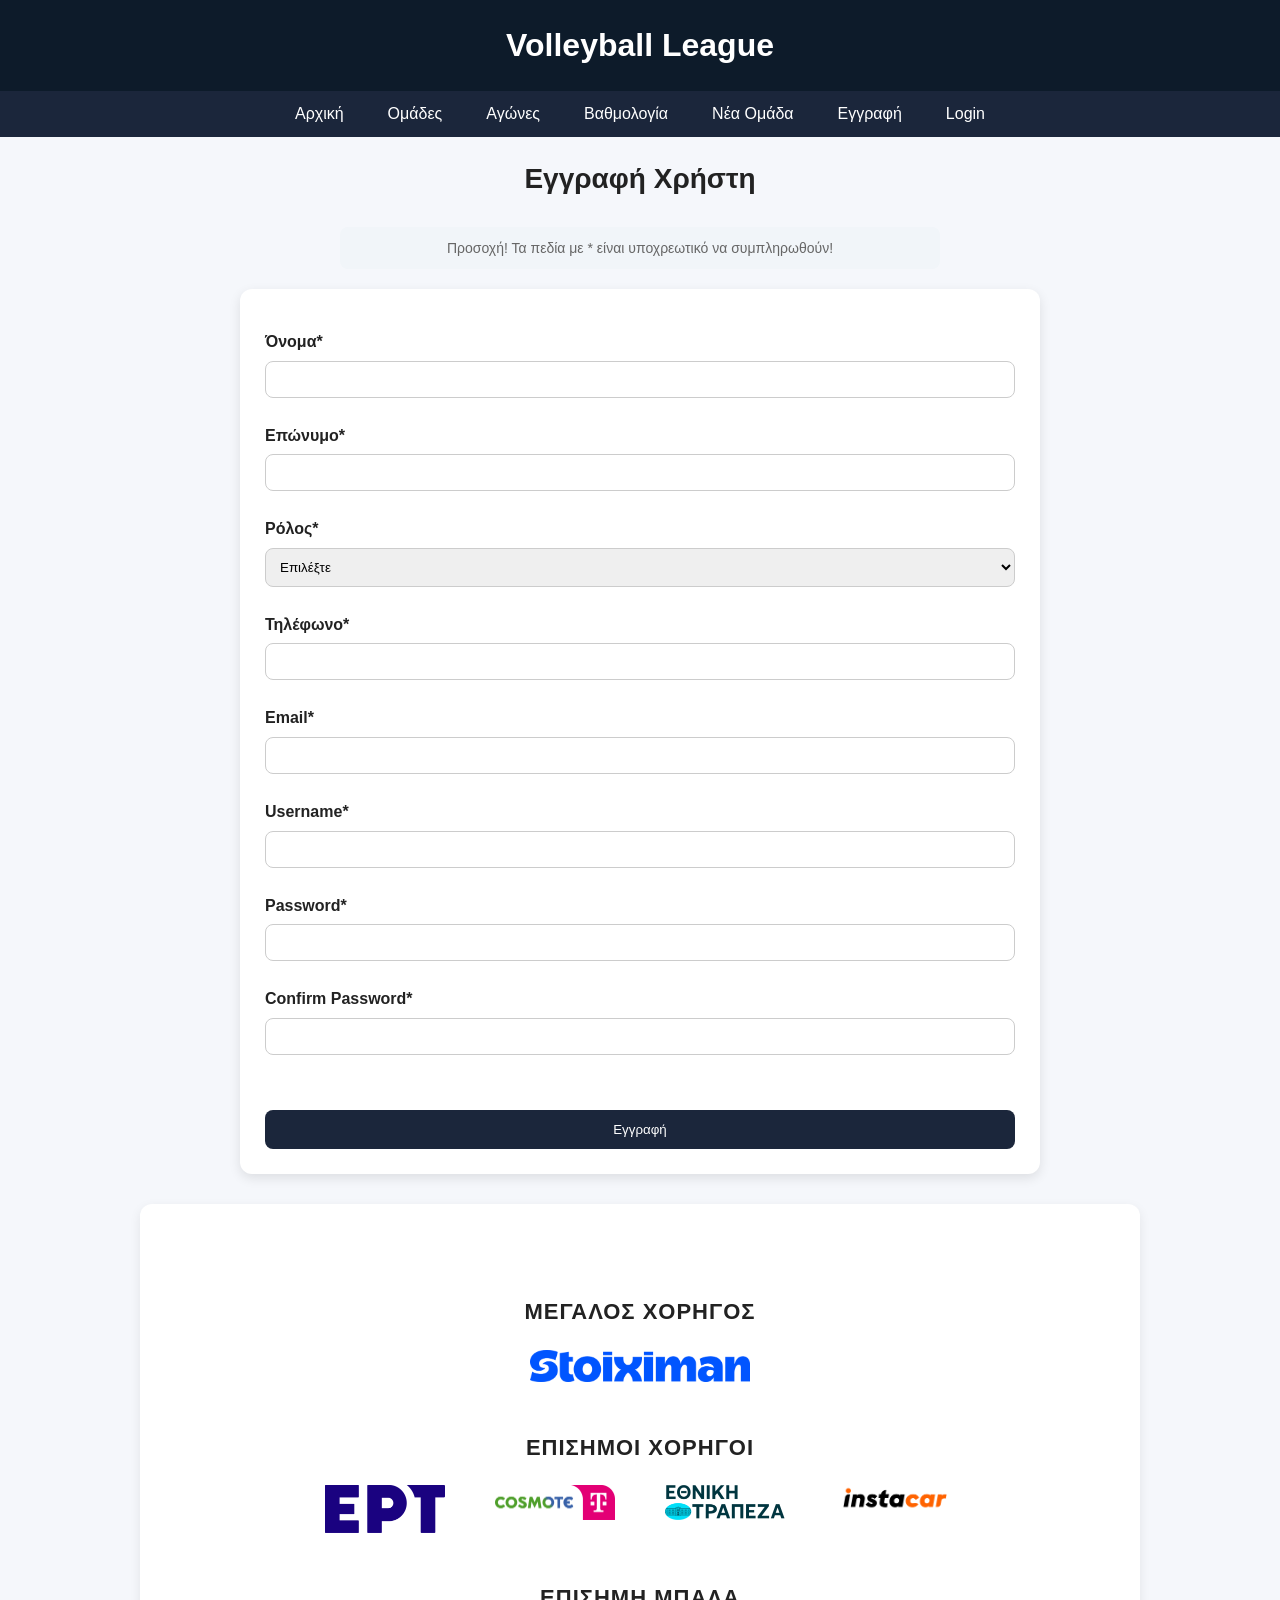
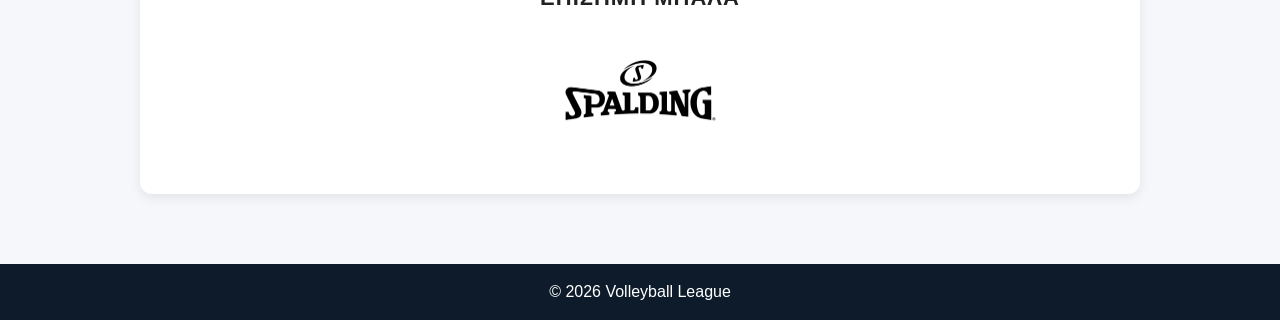
<file: sign-up.html>
<!DOCTYPE html>
<html lang="el">
<head>
    <meta charset="UTF-8">
    <meta name="viewport" content="width=device-width, initial-scale=1.0">
    <title>Εγγραφή Χρήστη</title>

    <link rel="stylesheet" href="styles/style.css">
</head>

<body>

<header>
    <h1>Volleyball League</h1>
</header>

<nav>
    <ul class="nav-menu">
        <li><a href="index.html">Αρχική</a></li>
        <li><a href="clubs.html">Ομάδες</a></li>
        <li><a href="matches.html">Αγώνες</a></li>
        <li><a href="table.html">Βαθμολογία</a></li>
        <li><a href="add_club.html">Νέα Ομάδα</a></li>
        <li><a href="sign-up.html">Εγγραφή</a></li>
        <li><a href="login.html">Login</a></li>
    </ul>
</nav>

<main>

<h2>Εγγραφή Χρήστη</h2>

<p class="form-note">
Προσοχή! Τα πεδία με * είναι υποχρεωτικό να συμπληρωθούν!
</p>

<form class="club-form">

    <label>Όνομα*</label>
    <input type="text" required>

    <label>Επώνυμο*</label>
    <input type="text" required>

    <label>Ρόλος*</label>
    <select required>
        <option value="">Επιλέξτε</option>
        <option>Διαχειριστής Ομάδας</option>
        <option>Διαιτητής</option>
    </select>

    <label>Τηλέφωνο*</label>
    <input type="tel" required>

    <label>Email*</label>
    <input type="email" required>

    <label>Username*</label>
    <input type="text" required>

    <label>Password*</label>
    <input type="password" required>

    <label>Confirm Password*</label>
    <input type="password" required>

    <br><br>

    <button type="submit">Εγγραφή</button>

</form>



<!-- SPONSORS -->
<section class="sponsors">

<h2 class="sponsors-title">ΜΕΓΑΛΟΣ ΧΟΡΗΓΟΣ</h2>

<!-- ΜΕΓΑΛΟΣ ΧΟΡΗΓΟΣ -->
<div class="main-sponsor">
  <a href="https://www.stoiximan.gr" target="_blank">
    <img src="media/sponsor/stoiximan.png" alt="Stoiximan">
  </a>
</div>

<!-- ΕΠΙΣΗΜΟΙ ΧΟΡΗΓΟΙ -->
<h3 class="sponsor-subtitle">ΕΠΙΣΗΜΟΙ ΧΟΡΗΓΟΙ</h3>

<div class="sponsor-row">
  
  <a href="https://www.ert.gr" target="_blank">
    <img src="media/sponsor/ERT.png" alt="ERT">
  </a>

  <a href="https://www.cosmote.gr" target="_blank">
    <img src="media/sponsor/Cosmote.png" alt="Cosmote">
  </a>

  <a href="https://www.nbg.gr" target="_blank">
    <img src="media/sponsor/NBG.png" alt="NBG Pay">
  </a>

  <a href="https://www.instacar.gr" target="_blank">
    <img src="media/sponsor/instacar.png" alt="Instacar">
  </a>

</div>

<!-- ΕΠΙΣΗΜΗ ΜΠΑΛΑ -->
<h3 class="sponsor-subtitle">ΕΠΙΣΗΜΗ ΜΠΑΛΑ</h3>

<div class="ball-sponsor">
  <a href="https://www.spalding.com" target="_blank">
    <img src="media/sponsor/Spalding.png" alt="Spalding">
  </a>
</div>

</section>

</main>

<footer>
    <p>© 2026 Volleyball League</p>
</footer>

</body>
</html>
</file>
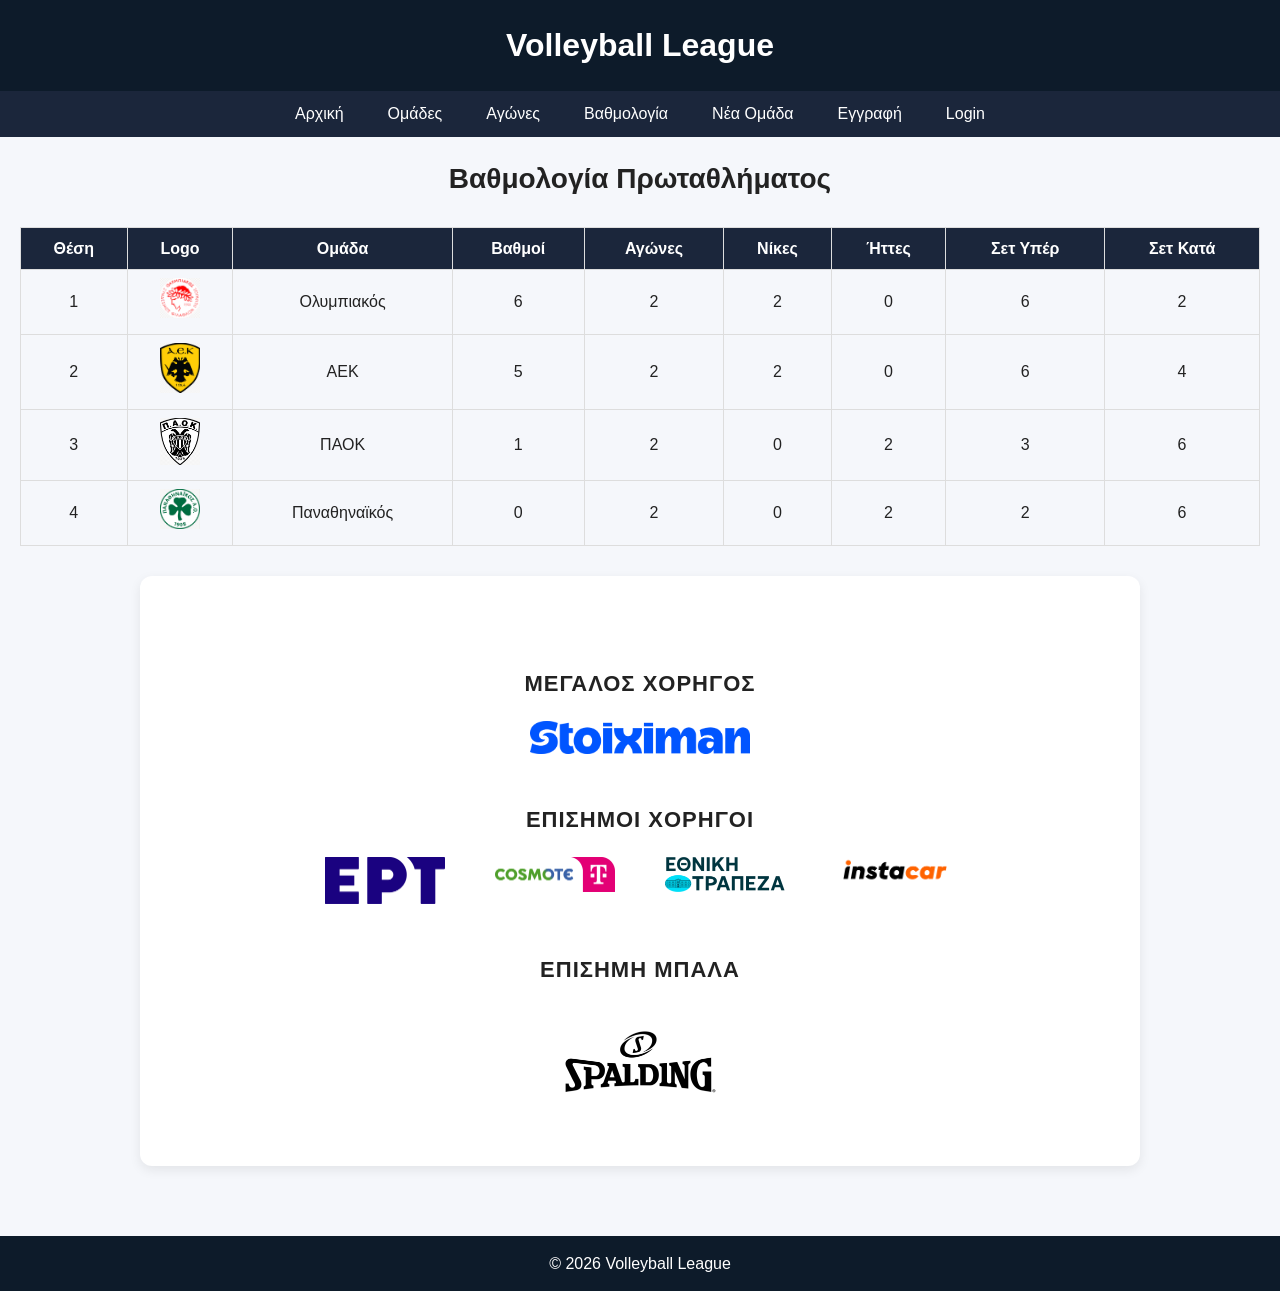
<file: table.html>
<!DOCTYPE html>
<html lang="el">
<head>
    <meta charset="UTF-8">
    <meta name="viewport" content="width=device-width, initial-scale=1.0">
    <title>Βαθμολογία</title>

    <link rel="stylesheet" href="styles/style.css">
</head>

<body>

<header>
    <h1>Volleyball League</h1>
</header>

<nav>
    <ul class="nav-menu">
        <li><a href="index.html">Αρχική</a></li>
        <li><a href="clubs.html">Ομάδες</a></li>
        <li><a href="matches.html">Αγώνες</a></li>
        <li><a href="table.html">Βαθμολογία</a></li>
        <li><a href="add_club.html">Νέα Ομάδα</a></li>
        <li><a href="sign-up.html">Εγγραφή</a></li>
        <li><a href="login.html">Login</a></li>
    </ul>
</nav>

<main>

<h2>Βαθμολογία Πρωταθλήματος</h2>

<div class="table-container">
<table>

    <tr>
        <th>Θέση</th>
        <th>Logo</th>
        <th>Ομάδα</th>
        <th>Βαθμοί</th>
        <th>Αγώνες</th>
        <th>Νίκες</th>
        <th>Ήττες</th>
        <th>Σετ Υπέρ</th>
        <th>Σετ Κατά</th>
    </tr>

    <tr>
        <td>1</td>
        <td><img src="media/logos/olympiacos.png" width="40"></td>
        <td>Ολυμπιακός</td>
        <td>6</td>
        <td>2</td>
        <td>2</td>
        <td>0</td>
        <td>6</td>
        <td>2</td>
    </tr>

    <tr>
        <td>2</td>
        <td><img src="media/logos/aek.png" width="40"></td>
        <td>ΑΕΚ</td>
        <td>5</td>
        <td>2</td>
        <td>2</td>
        <td>0</td>
        <td>6</td>
        <td>4</td>
    </tr>

    <tr>
        <td>3</td>
        <td><img src="media/logos/paok.png" width="40"></td>
        <td>ΠΑΟΚ</td>
        <td>1</td>
        <td>2</td>
        <td>0</td>
        <td>2</td>
        <td>3</td>
        <td>6</td>
    </tr>

    <tr>
        <td>4</td>
        <td><img src="media/logos/panathinaikos.png" width="40"></td>
        <td>Παναθηναϊκός</td>
        <td>0</td>
        <td>2</td>
        <td>0</td>
        <td>2</td>
        <td>2</td>
        <td>6</td>
    </tr>

</table>
</div>



<!-- SPONSORS -->
<section class="sponsors">

<h2 class="sponsors-title">ΜΕΓΑΛΟΣ ΧΟΡΗΓΟΣ</h2>

<!-- ΜΕΓΑΛΟΣ ΧΟΡΗΓΟΣ -->
<div class="main-sponsor">
  <a href="https://www.stoiximan.gr" target="_blank">
    <img src="media/sponsor/stoiximan.png" alt="Stoiximan">
  </a>
</div>

<!-- ΕΠΙΣΗΜΟΙ ΧΟΡΗΓΟΙ -->
<h3 class="sponsor-subtitle">ΕΠΙΣΗΜΟΙ ΧΟΡΗΓΟΙ</h3>

<div class="sponsor-row">
  
  <a href="https://www.ert.gr" target="_blank">
    <img src="media/sponsor/ERT.png" alt="ERT">
  </a>

  <a href="https://www.cosmote.gr" target="_blank">
    <img src="media/sponsor/Cosmote.png" alt="Cosmote">
  </a>

  <a href="https://www.nbg.gr" target="_blank">
    <img src="media/sponsor/NBG.png" alt="NBG Pay">
  </a>

  <a href="https://www.instacar.gr" target="_blank">
    <img src="media/sponsor/instacar.png" alt="Instacar">
  </a>

</div>

<!-- ΕΠΙΣΗΜΗ ΜΠΑΛΑ -->
<h3 class="sponsor-subtitle">ΕΠΙΣΗΜΗ ΜΠΑΛΑ</h3>

<div class="ball-sponsor">
  <a href="https://www.spalding.com" target="_blank">
    <img src="media/sponsor/Spalding.png" alt="Spalding">
  </a>
</div>

</section>

</main>

<footer>
    <p>© 2026 Volleyball League</p>
</footer>

</body>
</html>
</file>
<file: styles/style.css>
/* Epanafora */
* {
    margin: 0;
    padding: 0;
    box-sizing: border-box;
}

body {
    font-family: Arial, sans-serif;
    background: #f5f7fb;
    color: #222;
    line-height: 1.6;
}

/* HEADER */
header {
    background: #0d1b2a;
    color: white;
    text-align: center;
    padding: 20px;
}

/* Plohghsh */
.nav-menu {
    display: flex;
    justify-content: center;
    list-style: none;
    background: #1b263b;
    flex-wrap: wrap;
}

.nav-menu li {
    margin: 10px;
}

.nav-menu a {
    color: white;
    text-decoration: none;
    padding: 8px 12px;
    border-radius: 6px;
    transition: 0.3s;
}

/* HOVER */
.nav-menu a:hover {
    background: #415a77;
    transform: scale(1.05);
}

/* Kentriko */
main {
    padding: 20px;
}

/* Tmhmata */
section {
    background: white;
    margin: 30px auto;
    padding: 20px;
    max-width: 1000px;
    border-radius: 12px;
    box-shadow: 0 4px 12px rgba(0,0,0,0.08);

    transition: 0.3s ease;
}

/* HOVER  */
section:hover {
    transform: translateY(-5px);
    box-shadow: 0 10px 25px rgba(0,0,0,0.15);
}

/* Eikones */
.home-img {
    width: 100%;
    max-width: 700px;
    display: block;
    margin: 15px auto;
    border-radius: 10px;
    transition: 0.3s ease;
}

/* HOVER Eikona */
.home-img:hover {
    transform: scale(1.03);
}

/* Pinakas */
table {
    width: 100%;
    border-collapse: collapse;
    margin-top: 10px;
}

th, td {
    border: 1px solid #ddd;
    padding: 8px;
    text-align: center;
}

th {
    background: #1b263b;
    color: white;
}

/* Logotypo */
.logo {
    width: 100px;
    margin: 10px 0;
    transition: 0.3s;
}

/* Logotypo HOVER */
.logo:hover {
    transform: rotate(-3deg) scale(1.05);
}

/* FOOTER  */
footer {
    text-align: center;
    padding: 15px;
    background: #0d1b2a;
    color: white;
    margin-top: 20px;
}

/* RESPONSIVE  */
@media (max-width: 900px) {
    section {
        margin: 20px 10px;
    }

    .nav-menu {
        flex-direction: column;
        align-items: center;
    }
}


/* Karta mats */
.match {
    background: white;
    margin: 25px auto;
    padding: 20px;
    max-width: 900px;
    border-radius: 12px;
    box-shadow: 0 4px 12px rgba(0,0,0,0.08);
    transition: 0.3s;
}

/* hover effect */
.match:hover {
    transform: translateY(-5px);
    box-shadow: 0 10px 25px rgba(0,0,0,0.15);
}

/* TEAMS LAYOUT */
.teams {
    display: flex;
    justify-content: space-around;
    align-items: center;
    margin-bottom: 10px;
}

.team {
    text-align: center;
}

.team img {
    width: 70px;
    height: 70px;
    object-fit: contain;
    transition: 0.3s;
}

.team img:hover {
    transform: scale(1.1);
}

.vs {
    font-size: 20px;
    font-weight: bold;
}

/* Skor */
.score {
    text-align: center;
    font-weight: bold;
}

/* Koumpi add result */
.add-btn {
    display: block;
    margin: 10px auto;
    padding: 10px 15px;
    background: #1b263b;
    color: white;
    border: none;
    border-radius: 8px;
    cursor: pointer;
    transition: 0.3s;
}

.add-btn:hover {
    background: #415a77;
    transform: scale(1.05);
}

/* Kentrarisma mats */

.match {
    text-align: center;
}

/* teams centered */
.teams {
    display: flex;
    justify-content: center;
    align-items: center;
    gap: 30px;
    margin-bottom: 10px;
}

.team {
    text-align: center;
}

/* logos */
.team img {
    width: 65px;
    height: 65px;
    object-fit: contain;
    display: block;
    margin: 0 auto 5px auto;
}

/* vs text */
.vs {
    font-weight: bold;
    font-size: 18px;
}

/* SCORE BOX */
.score {
    margin-top: 10px;
    font-weight: bold;
    background: #f1f5f9;
    display: inline-block;
    padding: 8px 12px;
    border-radius: 8px;
}

/* Set Analysh */
.sets {
    margin-top: 5px;
    font-size: 14px;
    color: #444;
}

.round-title {
    text-align: center;
    font-size: 22px;
    font-weight: bold;
    margin: 30px 0 15px 0;
}

.info-section {
    padding: 60px 20px;
    max-width: 1100px;
    margin: auto;
}

.info-section h2 {
    text-align: center;
    margin-bottom: 40px;
    font-size: 28px;
}

.info-grid {
    display: grid;
    grid-template-columns: repeat(auto-fit, minmax(260px, 1fr));
    gap: 30px; /*  megalitero keno anamesa se cards */
}

.info-card {
    background: #ffffff;
    border-radius: 14px;
    padding: 25px;
    box-shadow: 0 6px 18px rgba(0,0,0,0.12);
    transition: transform 0.3s ease;
}

.info-card:hover {
    transform: translateY(-6px);
}

.info-card h3 {
    margin-bottom: 15px; /*  keno katv apo titlo */
}

.info-card p,
.info-card ul {
    line-height: 1.6; /* keno upsos */
}

.info-card ul {
    padding-left: 18px;
}

.club-logo {
    width: 120px;
    height: auto;
    display: block;
    margin: 10px auto;
}

.team-photo {
    width: 100%;
    max-width: 500px;   
    height: 300px;      /* idio upsos gia ola */
    object-fit: cover;  
    
    display: block;
    margin: 20px auto;  /* kentrarismenh */
    
    border-radius: 12px;
    box-shadow: 0 4px 12px rgba(0,0,0,0.2);
}

.team-photo {
    transition: transform 0.3s ease;
}

.team-photo:hover {
    transform: scale(1.03);
}

/* CLUB SECTIONS */

.club {
    margin-bottom: 50px;        /* keno metaksi omadvn */
    padding: 25px;

    background: #ffffff;
    border-radius: 15px;
    box-shadow: 0 5px 15px rgba(0,0,0,0.1);
}

/*  Titloi (Roster, Staff, Media) */
.club h3 {
    margin-top: 25px;
    margin-bottom: 10px;
}

/* Pinakas roster */
.club table {
    width: 100%;
    border-collapse: collapse;
    margin-bottom: 20px;
}

.club table th,
.club table td {
    padding: 8px;
    text-align: center;
}

/* staff */
.club p {
    margin-bottom: 10px;
}

/* Video */
.club iframe {
    margin: 15px 0;
    display: block;
}

/* ========================= TEAM PHOTO ========================= */

.team-photo {
    width: 100%;
    max-width: 500px;
    height: 300px;
    object-fit: cover;

    display: block;
    margin: 20px auto;

    border-radius: 12px;
    box-shadow: 0 4px 12px rgba(0,0,0,0.2);

    transition: transform 0.3s ease;
}

.team-photo:hover {
    transform: scale(1.03);
}

/* ========================= LOGO ========================= */

.sponsors {
    text-align: center;
    padding: 50px 20px;
    background: white;
    color: #222;
}

.sponsors-title,
.sponsor-subtitle {
    font-size: 22px;
    font-weight: 800;
    letter-spacing: 1px;
    margin: 40px 0 20px 0;
    text-transform: uppercase;
}

/* Megalos Xorhgos */
.main-sponsor img {
    width: 220px;
    transition: 0.3s;
}

.main-sponsor img:hover {
    transform: scale(1.05);
}

/* 4 Xorhgoi */
.sponsor-row {
    display: flex;
    justify-content: center;
    flex-wrap: wrap;
    gap: 50px;   
    margin: 20px 0;
}

.sponsor-row img {
    width: 120px;
    transition: 0.3s;
}

.sponsor-row img:hover {
    transform: scale(1.1);
}

/* Mpala */
.ball-sponsor img {
    width: 160px;
    margin-top: 10px;
    transition: 0.3s;
}

.ball-sponsor img:hover {
    transform: scale(1.05);
}

.main-sponsor {
    margin: 20px 0 40px 0; /* panv katv keno */
}

.sponsor-subtitle {
    margin: 40px 0 20px 0; 
}

.ball-sponsor {
    margin: 30px 0 10px 0;
}

.main-sponsor,
.ball-sponsor {
    display: flex;
    justify-content: center;
}

.club video {
    width: 100%;
    max-width: 100%;
    height: auto;
    display: block;
    margin: 15px 0;
    border-radius: 10px;
}

/* FORM DESIGN */

.club-form {
    max-width: 800px;
    margin: 20px auto;
    background: white;
    padding: 25px;
    border-radius: 12px;
    box-shadow: 0 4px 12px rgba(0,0,0,0.1);
}

/* kathe pedio se nea grammh */
.club-form label {
    display: block;
    margin-top: 15px;
    margin-bottom: 6px;
    font-weight: bold;
}

/* inputs full width */
.club-form input,
.club-form select {
    width: 100%;
    padding: 10px;
    border-radius: 8px;
    border: 1px solid #ccc;
    margin-bottom: 10px;
}

/* sections */
.club-form h3 {
    margin-top: 25px;
    margin-bottom: 10px;
}

/* button */
.club-form button {
    margin-top: 20px;
    width: 100%;
    padding: 12px;
    background: #1b263b;
    color: white;
    border: none;
    border-radius: 8px;
    cursor: pointer;
    transition: 0.3s;
}

.club-form button:hover {
    background: #415a77;
}


main h2 {
    text-align: center;
    font-size: 28px;
    font-weight: bold;
    margin-bottom: 25px;
}

.form-note {
    text-align: center;
    margin-bottom: 20px;
    font-size: 14px;
    color: #666;
    background: #f1f5f9;
    padding: 10px;
    border-radius: 8px;
    max-width: 600px;
    margin-left: auto;
    margin-right: auto;
}






/* =========================
   3-TIER RESPONSIVE DESIGN
   Desktop / Tablet / Mobile
========================= */

/* =========================
   🖥️ DESKTOP (default > 1024px)
========================= */


/* =========================
   📱 TABLET (768px - 1024px)
========================= */
@media (max-width: 1024px) {

    main {
        padding: 15px;
    }

    section {
        max-width: 90%;
        margin: 20px auto;
    }

    .teams {
        gap: 20px;
        flex-wrap: wrap;
    }

    .team img {
        width: 60px;
        height: 60px;
    }

    .sponsor-row {
        gap: 30px;
    }

    .sponsor-row img {
        width: 100px;
    }

    .main-sponsor img {
        width: 180px;
    }

    .ball-sponsor img {
        width: 140px;
    }

    .club-form {
        width: 90%;
    }
}


/* =========================
   📱 MOBILE (≤ 768px)
========================= */
@media (max-width: 768px) {

    header h1 {
        font-size: 22px;
    }

    .nav-menu {
        flex-direction: column;
        align-items: center;
    }

    .nav-menu li {
        margin: 6px 0;
    }

    section {
        padding: 15px;
        margin: 15px auto;
    }

    .teams {
        flex-direction: column;
        gap: 15px;
    }

    .vs {
        font-size: 16px;
    }

    .team img {
        width: 55px;
        height: 55px;
    }

    table {
        font-size: 13px;
    }

    .sponsor-row {
        flex-direction: column;
        gap: 20px;
    }

    .sponsor-row img {
        width: 110px;
    }

    .main-sponsor img {
        width: 160px;
    }

    .ball-sponsor img {
        width: 130px;
    }

    .club-form {
        width: 95%;
        padding: 15px;
    }

    .club-form input,
    .club-form select {
        font-size: 14px;
    }

    .add-btn {
        width: 90%;
    }
}

/* CLUB LOGO CENTER FIX */

.club {
    text-align: center; /* kentrarisma */
}

/* logo eikones
 */
.club img {
    display: block;
    margin: 10px auto;
}

.club-logo {
    display: block;
    margin: 15px auto;
}
</file>
